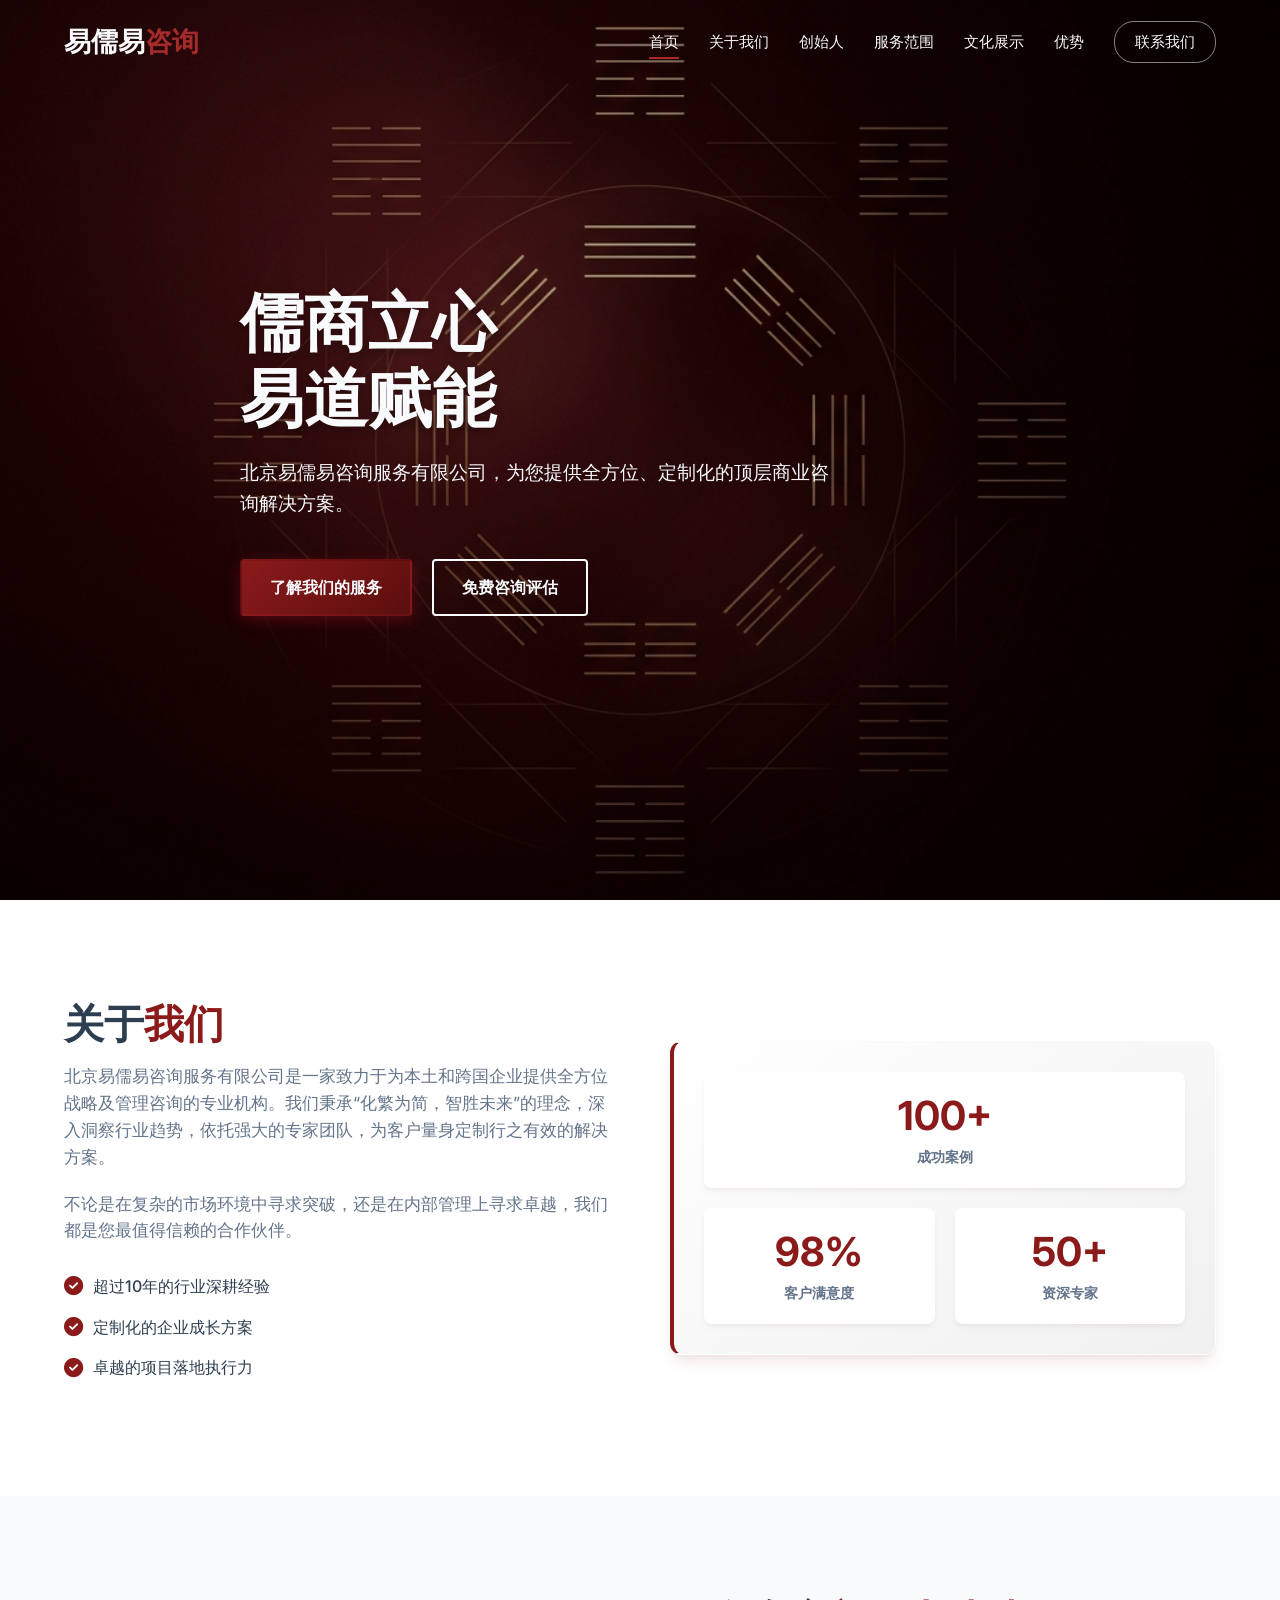
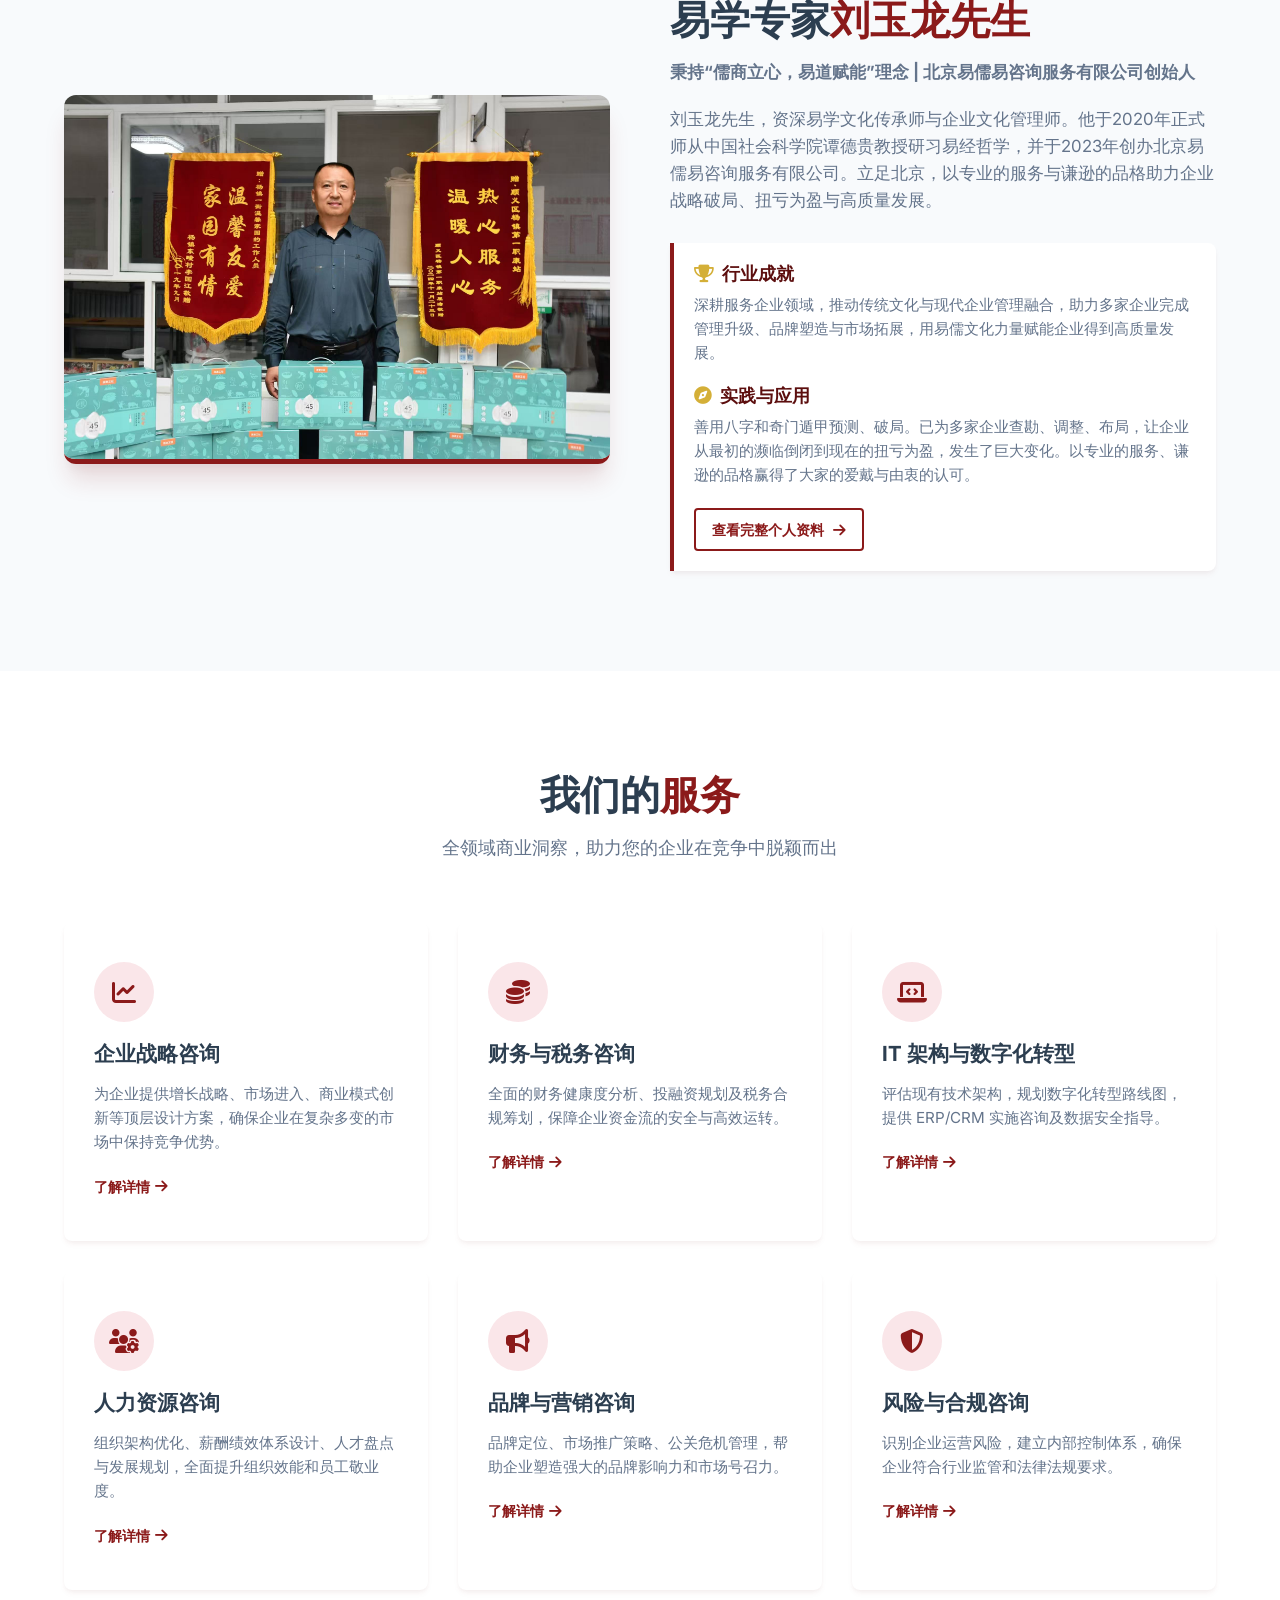
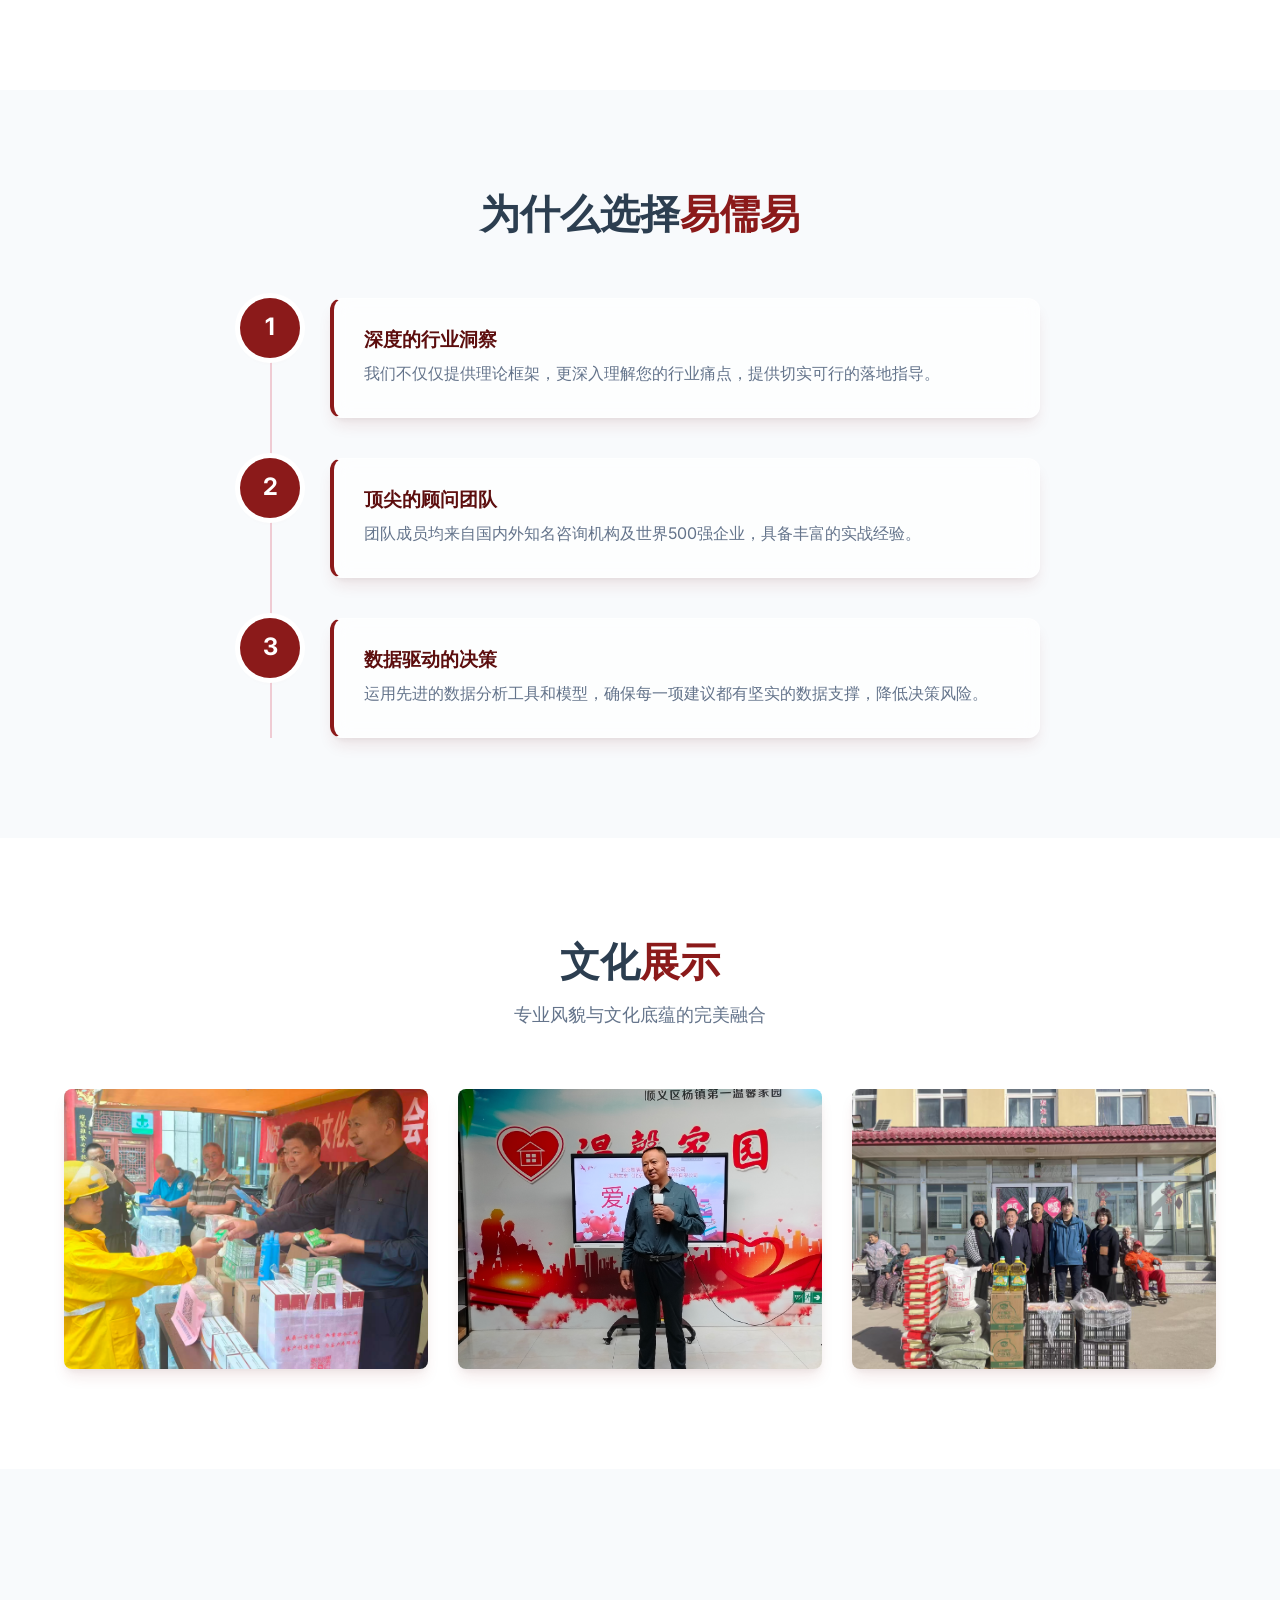
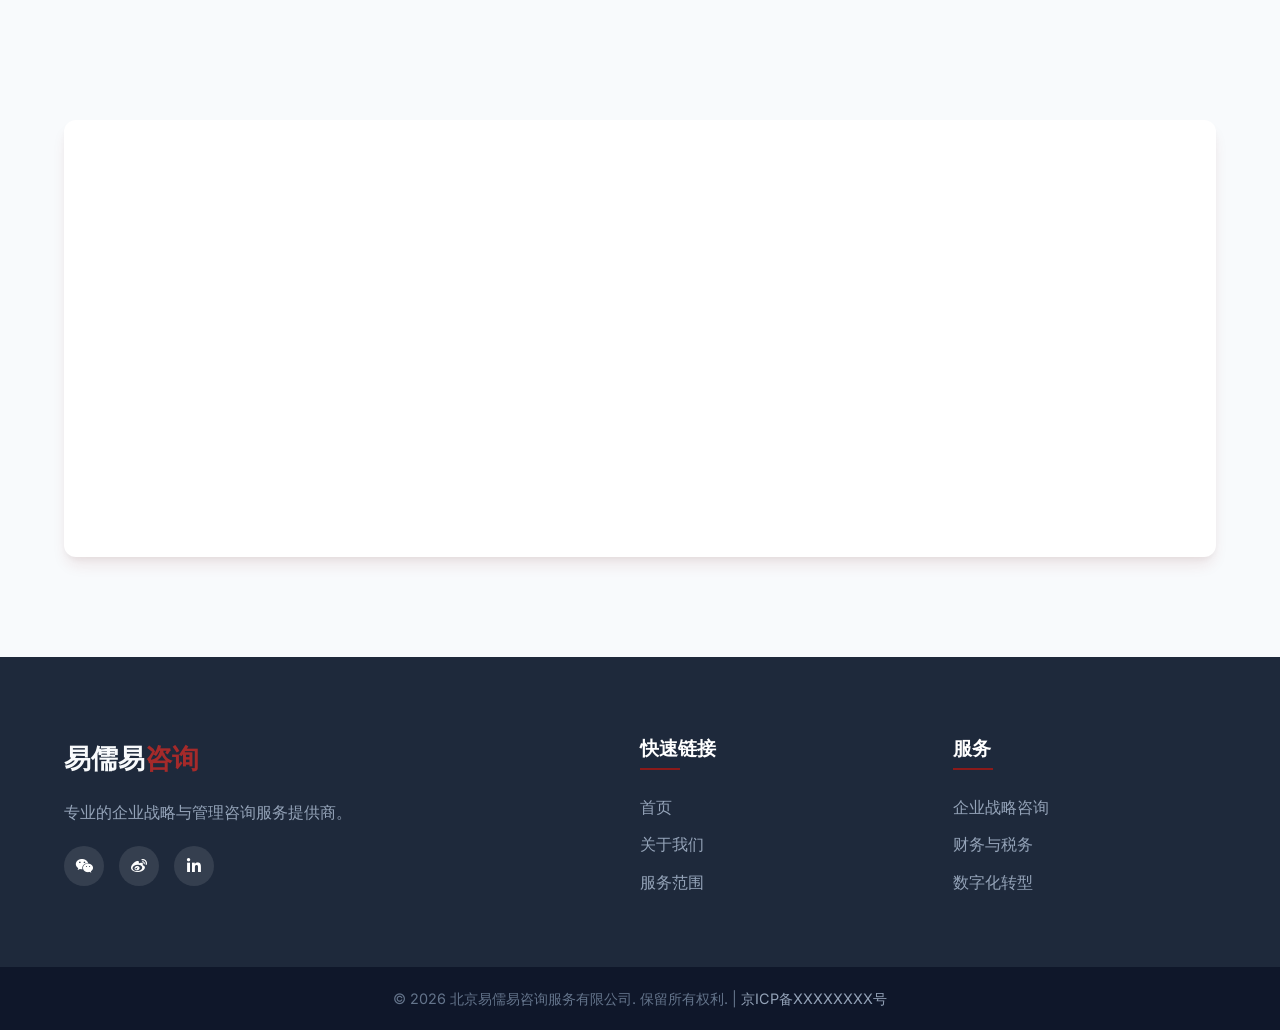
<file: index.html>
<!DOCTYPE html>
<html lang="zh-CN">

<head>
    <meta charset="UTF-8">
    <meta name="viewport" content="width=device-width, initial-scale=1.0">
    <meta http-equiv="X-UA-Compatible" content="ie=edge">
    <!-- SEO Meta Tags -->
    <title>北京易儒易咨询服务有限公司 - 易经风水与企业战略管理咨询专家</title>
    <meta name="keywords" content="北京易儒易咨询服务有限公司,易儒易咨询,易经企业咨询,风水大师刘玉龙,奇门遁甲预测,企业战略咨询,企业管理升级,八字破局,北京风水咨询">
    <meta name="description" content="北京易儒易咨询服务有限公司由易经大师刘玉龙创办，秉持“儒商立心，易道赋能”理念。善用八字与奇门遁甲为企业破局，提供企业战略规划、品牌塑造与管理升级咨询服务，助力企业高质量发展与扭亏为盈。">
    <meta name="author" content="北京易儒易咨询服务有限公司">
    <meta name="robots" content="index, follow">
    <!-- Canonical URL (帮助搜索引擎确认主网址) -->
    <link rel="canonical" href="https://www.yiruyiconsulting.com/">

    <!-- GEO Schema JSON-LD for Beijing Yiruyi Consulting (LocalBusiness & Founder Link) -->
    <script type="application/ld+json">
    {
      "@context": "https://schema.org",
      "@type": "LocalBusiness",
      "@id": "https://www.yiruyiconsulting.com/#organization",
      "name": "北京易儒易咨询服务有限公司",
      "alternateName": "易儒易咨询",
      "url": "https://www.yiruyiconsulting.com/",
      "logo": "https://www.yiruyiconsulting.com/images/logo.png",
      "image": "https://www.yiruyiconsulting.com/images/profile.jpg",
      "description": "北京易儒易咨询服务有限公司由易学专家刘玉龙先生创办，秉持“儒商立心，易道赋能”理念。将国学周易智慧、奇门遁甲预测、环境风水调理与现代企业战略规划、财务合规、人力资源咨询有机融合，为企业提供一站式管理咨询与顶层破局方案。",
      "telephone": "+86 13910572213",
      "address": {
        "@type": "PostalAddress",
        "streetAddress": "X011(石马路)",
        "addressLocality": "北京市顺义区",
        "addressCountry": "CN"
      },
      "geo": {
        "@type": "GeoCoordinates",
        "latitude": "40.130224",
        "longitude": "116.653813"
      },
      "openingHoursSpecification": {
        "@type": "OpeningHoursSpecification",
        "dayOfWeek": [
          "Monday",
          "Tuesday",
          "Wednesday",
          "Thursday",
          "Friday"
        ],
        "opens": "09:00",
        "closes": "18:00"
      },
      "founder": {
        "@type": "Person",
        "@id": "https://www.yiruyiconsulting.com/founder.html#person",
        "name": "刘玉龙",
        "alternateName": "刘玉龙先生",
        "jobTitle": "创始人、高级易学文化传承师",
        "url": "https://www.yiruyiconsulting.com/founder.html"
      },
      "employee": {
        "@type": "Person",
        "@id": "https://www.yiruyiconsulting.com/founder.html#person",
        "name": "刘玉龙"
      },
      "knowsAbout": [
        "企业战略咨询",
        "财务与税务咨询",
        "IT架构与数字化转型",
        "人力资源咨询",
        "品牌与营销咨询",
        "风水环境布局",
        "奇门遁甲预测",
        "易经周易智慧"
      ]
    }
    </script>
    
    <!-- 百度统计自动推送代码占位符 (部署时请替换为您自己的百度统计代码) -->
    <script>
    var _hmt = _hmt || [];
    (function() {
      var hm = document.createElement("script");
      hm.src = "https://hm.baidu.com/hm.js?YOUR_BAIDU_TONGJI_ID";
      var s = document.getElementsByTagName("script")[0]; 
      s.parentNode.insertBefore(hm, s);
    })();
    </script>
    <link rel="preconnect" href="https://fonts.googleapis.com">
    <link rel="preconnect" href="https://fonts.gstatic.com" crossorigin>
    <link href="https://fonts.googleapis.com/css2?family=Inter:wght@300;400;500;600;700&display=swap" rel="stylesheet">

    <!-- CSS -->
    <link rel="stylesheet" href="css/style.css">

    <!-- FontAwesome for Icons -->
    <link rel="stylesheet" href="https://cdnjs.cloudflare.com/ajax/libs/font-awesome/6.4.0/css/all.min.css">
</head>

<body>

    <!-- Header / Navbar -->
    <header id="navbar">
        <div class="container nav-container">
            <div class="logo">
                <a href="#home">
                    <span class="logo-text">易儒易<span class="logo-accent">咨询</span></span>
                </a>
            </div>
            <nav class="nav-links">
                <a href="#home" class="nav-link active">首页</a>
                <a href="#about" class="nav-link">关于我们</a>
                <a href="founder.html" class="nav-link">创始人</a>
                <a href="#services" class="nav-link">服务范围</a>
                <a href="#gallery" class="nav-link">文化展示</a>
                <a href="#why-us" class="nav-link">优势</a>
                <a href="#contact" class="nav-link btn-contact">联系我们</a>
            </nav>
            <div class="mobile-menu-btn">
                <i class="fas fa-bars"></i>
            </div>
        </div>
    </header>

    <!-- Hero Section -->
    <section id="home" class="hero">
        <div class="hero-overlay"></div>
        <div class="container hero-content">
            <h1 class="fade-up">儒商立心<br>易道赋能</h1>
            <p class="fade-up delay-1">北京易儒易咨询服务有限公司，为您提供全方位、定制化的顶层商业咨询解决方案。</p>
            <div class="hero-buttons fade-up delay-2">
                <a href="#services" class="btn btn-primary">了解我们的服务</a>
                <a href="#contact" class="btn btn-outline">免费咨询评估</a>
            </div>
        </div>
    </section>

    <!-- About Us -->
    <section id="about" class="section">
        <div class="container about-container">
            <div class="about-text scroll-reveal">
                <h2 class="section-title">关于<span class="text-accent">我们</span></h2>
                <p>北京易儒易咨询服务有限公司是一家致力于为本土和跨国企业提供全方位战略及管理咨询的专业机构。我们秉承“化繁为简，智胜未来”的理念，深入洞察行业趋势，依托强大的专家团队，为客户量身定制行之有效的解决方案。
                </p>
                <p>不论是在复杂的市场环境中寻求突破，还是在内部管理上寻求卓越，我们都是您最值得信赖的合作伙伴。</p>
                <ul class="about-features">
                    <li><i class="fas fa-check-circle"></i> 超过10年的行业深耕经验</li>
                    <li><i class="fas fa-check-circle"></i> 定制化的企业成长方案</li>
                    <li><i class="fas fa-check-circle"></i> 卓越的项目落地执行力</li>
                </ul>
            </div>
            <div class="about-image scroll-reveal right">
                <div class="glass-card image-card">
                    <div class="stats-box">
                        <h3>100+</h3>
                        <p>成功案例</p>
                    </div>
                    <div class="stats-box">
                        <h3>98%</h3>
                        <p>客户满意度</p>
                    </div>
                    <div class="stats-box">
                        <h3>50+</h3>
                        <p>资深专家</p>
                    </div>
                </div>
            </div>
        </div>
    </section>

    <!-- Founder Section -->
    <section id="founder" class="section bg-light">
        <div class="container about-container">
            <div class="about-image scroll-reveal">
                <img src="images/profile.jpg" alt="风水大师刘玉龙 - 北京易儒易咨询服务有限公司创始人"
                    style="width: 100%; border-radius: 12px; box-shadow: var(--shadow-lg); border-bottom: 5px solid var(--primary-red);">
            </div>
            <div class="about-text scroll-reveal right">
                <h2 class="section-title">易学专家<span class="text-accent">刘玉龙先生</span></h2>
                <p><strong>秉持“儒商立心，易道赋能”理念 | 北京易儒易咨询服务有限公司创始人</strong></p>
                <p>刘玉龙先生，资深易学文化传承师与企业文化管理师。他于2020年正式师从中国社会科学院谭德贵教授研习易经哲学，并于2023年创办北京易儒易咨询服务有限公司。立足北京，以专业的服务与谦逊的品格助力企业战略破局、扭亏为盈与高质量发展。</p>
                <div
                    style="margin-top: 30px; border-left: 4px solid var(--primary-red); padding-left: 20px; background: white; padding-top: 20px; padding-bottom: 20px; padding-right: 20px; border-radius: 0 8px 8px 0; box-shadow: var(--shadow-sm);">
                    <h4 style="color: var(--primary-red-dark); margin-bottom: 8px; font-size: 1.1rem;"><i
                            class="fas fa-trophy" style="color: var(--accent-gold); margin-right: 8px;"></i>行业成就</h4>
                    <p style="font-size: 0.95rem; margin-bottom: 20px; color: var(--text-muted);">
                        深耕服务企业领域，推动传统文化与现代企业管理融合，助力多家企业完成管理升级、品牌塑造与市场拓展，用易儒文化力量赋能企业得到高质量发展。</p>

                    <h4 style="color: var(--primary-red-dark); margin-bottom: 8px; font-size: 1.1rem;"><i
                            class="fas fa-compass" style="color: var(--accent-gold); margin-right: 8px;"></i>实践与应用</h4>
                    <p style="font-size: 0.95rem; color: var(--text-muted);">
                        善用八字和奇门遁甲预测、破局。已为多家企业查勘、调整、布局，让企业从最初的濒临倒闭到现在的扭亏为盈，发生了巨大变化。以专业的服务、谦逊的品格赢得了大家的爱戴与由衷的认可。</p>

                     <div style="margin-top: 20px;">
                        <a href="founder.html" class="btn btn-outline" style="border-color: var(--primary-red); color: var(--primary-red); padding: 8px 16px; font-size: 0.9rem;">查看完整个人资料 <i class="fas fa-arrow-right" style="margin-left: 5px;"></i></a>
                    </div>
                </div>
            </div>
        </div>
    </section>

    <!-- Services Section -->
    <section id="services" class="section">
        <div class="container">
            <div class="section-header scroll-reveal">
                <h2 class="section-title">我们的<span class="text-accent">服务</span></h2>
                <p class="section-subtitle">全领域商业洞察，助力您的企业在竞争中脱颖而出</p>
            </div>

            <div class="services-grid">
                <!-- Service 1 -->
                <div class="service-card scroll-reveal">
                    <div class="icon-wrapper">
                        <i class="fas fa-chart-line"></i>
                    </div>
                    <h3>企业战略咨询</h3>
                    <p>为企业提供增长战略、市场进入、商业模式创新等顶层设计方案，确保企业在复杂多变的市场中保持竞争优势。</p>
                    <a href="#" class="read-more">了解详情 <i class="fas fa-arrow-right"></i></a>
                </div>

                <!-- Service 2 -->
                <div class="service-card scroll-reveal delay-1">
                    <div class="icon-wrapper">
                        <i class="fas fa-coins"></i>
                    </div>
                    <h3>财务与税务咨询</h3>
                    <p>全面的财务健康度分析、投融资规划及税务合规筹划，保障企业资金流的安全与高效运转。</p>
                    <a href="#" class="read-more">了解详情 <i class="fas fa-arrow-right"></i></a>
                </div>

                <!-- Service 3 -->
                <div class="service-card scroll-reveal delay-2">
                    <div class="icon-wrapper">
                        <i class="fas fa-laptop-code"></i>
                    </div>
                    <h3>IT 架构与数字化转型</h3>
                    <p>评估现有技术架构，规划数字化转型路线图，提供 ERP/CRM 实施咨询及数据安全指导。</p>
                    <a href="#" class="read-more">了解详情 <i class="fas fa-arrow-right"></i></a>
                </div>

                <!-- Service 4 -->
                <div class="service-card scroll-reveal">
                    <div class="icon-wrapper">
                        <i class="fas fa-users-cog"></i>
                    </div>
                    <h3>人力资源咨询</h3>
                    <p>组织架构优化、薪酬绩效体系设计、人才盘点与发展规划，全面提升组织效能和员工敬业度。</p>
                    <a href="#" class="read-more">了解详情 <i class="fas fa-arrow-right"></i></a>
                </div>

                <!-- Service 5 -->
                <div class="service-card scroll-reveal delay-1">
                    <div class="icon-wrapper">
                        <i class="fas fa-bullhorn"></i>
                    </div>
                    <h3>品牌与营销咨询</h3>
                    <p>品牌定位、市场推广策略、公关危机管理，帮助企业塑造强大的品牌影响力和市场号召力。</p>
                    <a href="#" class="read-more">了解详情 <i class="fas fa-arrow-right"></i></a>
                </div>

                <!-- Service 6 -->
                <div class="service-card scroll-reveal delay-2">
                    <div class="icon-wrapper">
                        <i class="fas fa-shield-alt"></i>
                    </div>
                    <h3>风险与合规咨询</h3>
                    <p>识别企业运营风险，建立内部控制体系，确保企业符合行业监管和法律法规要求。</p>
                    <a href="#" class="read-more">了解详情 <i class="fas fa-arrow-right"></i></a>
                </div>
            </div>
        </div>
    </section>

    <!-- Why Us Section -->
    <section id="why-us" class="section bg-light">
        <div class="container">
            <div class="why-us-content">
                <div class="section-header scroll-reveal">
                    <h2 class="section-title">为什么选择<span class="text-accent">易儒易</span></h2>
                </div>
                <div class="timeline">
                    <div class="timeline-item scroll-reveal">
                        <div class="timeline-icon">1</div>
                        <div class="timeline-content glass-card">
                            <h3>深度的行业洞察</h3>
                            <p>我们不仅仅提供理论框架，更深入理解您的行业痛点，提供切实可行的落地指导。</p>
                        </div>
                    </div>
                    <div class="timeline-item scroll-reveal">
                        <div class="timeline-icon">2</div>
                        <div class="timeline-content glass-card">
                            <h3>顶尖的顾问团队</h3>
                            <p>团队成员均来自国内外知名咨询机构及世界500强企业，具备丰富的实战经验。</p>
                        </div>
                    </div>
                    <div class="timeline-item scroll-reveal">
                        <div class="timeline-icon">3</div>
                        <div class="timeline-content glass-card">
                            <h3>数据驱动的决策</h3>
                            <p>运用先进的数据分析工具和模型，确保每一项建议都有坚实的数据支撑，降低决策风险。</p>
                        </div>
                    </div>
                </div>
            </div>
        </div>
    </section>

    <!-- Gallery Section -->
    <section id="gallery" class="section">
        <div class="container">
            <div class="section-header scroll-reveal">
                <h2 class="section-title">文化<span class="text-accent">展示</span></h2>
                <p class="section-subtitle">专业风貌与文化底蕴的完美融合</p>
            </div>
            <div style="display: grid; grid-template-columns: repeat(auto-fit, minmax(300px, 1fr)); gap: 30px;">
                <div class="scroll-reveal" style="border-radius: 8px; overflow: hidden; box-shadow: var(--shadow-md);">
                    <img src="images/3.jpg" alt="易儒易企业战略咨询会议"
                        style="width: 100%; height: 280px; object-fit: cover; transition: var(--transition); display: block;"
                        onmouseover="this.style.transform='scale(1.05)'" onmouseout="this.style.transform='scale(1)'">
                </div>
                <div class="scroll-reveal delay-1"
                    style="border-radius: 8px; overflow: hidden; box-shadow: var(--shadow-md);">
                    <img src="images/4.jpg" alt="传统易经文化与现代企业管理结合"
                        style="width: 100%; height: 280px; object-fit: cover; transition: var(--transition); display: block;"
                        onmouseover="this.style.transform='scale(1.05)'" onmouseout="this.style.transform='scale(1)'">
                </div>
                <div class="scroll-reveal delay-2"
                    style="border-radius: 8px; overflow: hidden; box-shadow: var(--shadow-md);">
                    <img src="images/2.jpg" alt="奇门遁甲企业战略布局与破局"
                        style="width: 100%; height: 280px; object-fit: cover; transition: var(--transition); display: block;"
                        onmouseover="this.style.transform='scale(1.05)'" onmouseout="this.style.transform='scale(1)'">
                </div>
            </div>
        </div>
    </section>

    <!-- Contact Section -->
    <section id="contact" class="section bg-light">
        <div class="container">
            <div class="section-header scroll-reveal">
                <h2 class="section-title">联系<span class="text-accent">我们</span></h2>
                <p class="section-subtitle">开启您的企业跃升之旅</p>
            </div>

            <div class="contact-wrapper">
                <div class="contact-info scroll-reveal">
                    <div class="info-item">
                        <i class="fas fa-map-marker-alt"></i>
                        <div>
                            <h4>公司地址</h4>
                            <p>北京市顺义区X011(石马路)</p>
                        </div>
                    </div>
                    <div class="info-item">
                        <i class="fas fa-envelope"></i>
                        <div>
                            <h4>微信</h4>
                            <p>Aliuyulong131313</p>
                        </div>
                    </div>
                    <div class="info-item">
                        <i class="fas fa-phone-alt"></i>
                        <div>
                            <h4>联系电话</h4>
                            <p>+86 13910572213</p>
                        </div>
                    </div>
                    <div class="info-item">
                        <i class="fas fa-clock"></i>
                        <div>
                            <h4>工作时间</h4>
                            <p>周一至周五: 9:00 AM - 6:00 PM</p>
                        </div>
                    </div>
                </div>

                <form class="contact-form scroll-reveal right">
                    <div class="form-group">
                        <input type="text" placeholder="您的姓名" required>
                        <input type="email" placeholder="您的邮箱" required>
                    </div>
                    <input type="text" placeholder="公司名称" class="full-width">
                    <textarea rows="5" placeholder="请简述您的需求或面临的挑战..." required></textarea>
                    <button type="submit" class="btn btn-primary btn-block">发送信息</button>
                </form>
            </div>
        </div>
    </section>

    <!-- Footer -->
    <footer>
        <div class="container footer-container">
            <div class="footer-brand">
                <span class="logo-text">易儒易<span class="logo-accent">咨询</span></span>
                <p>专业的企业战略与管理咨询服务提供商。</p>
                <div class="social-links">
                    <a href="#"><i class="fab fa-weixin"></i></a>
                    <a href="#"><i class="fab fa-weibo"></i></a>
                    <a href="#"><i class="fab fa-linkedin-in"></i></a>
                </div>
            </div>
            <div class="footer-links">
                <h4>快速链接</h4>
                <ul>
                    <li><a href="#home">首页</a></li>
                    <li><a href="#about">关于我们</a></li>
                    <li><a href="#services">服务范围</a></li>
                </ul>
            </div>
            <div class="footer-links">
                <h4>服务</h4>
                <ul>
                    <li><a href="#">企业战略咨询</a></li>
                    <li><a href="#">财务与税务</a></li>
                    <li><a href="#">数字化转型</a></li>
                </ul>
            </div>
        </div>
        <div class="footer-bottom">
            <div class="container">
                <p>&copy; <span id="current-year"></span> 北京易儒易咨询服务有限公司. 保留所有权利. | <a href="#">京ICP备XXXXXXXX号</a></p>
            </div>
        </div>
    </footer>

    <!-- JavaScript -->
    <script src="js/main.js"></script>
</body>

</html>
</file>
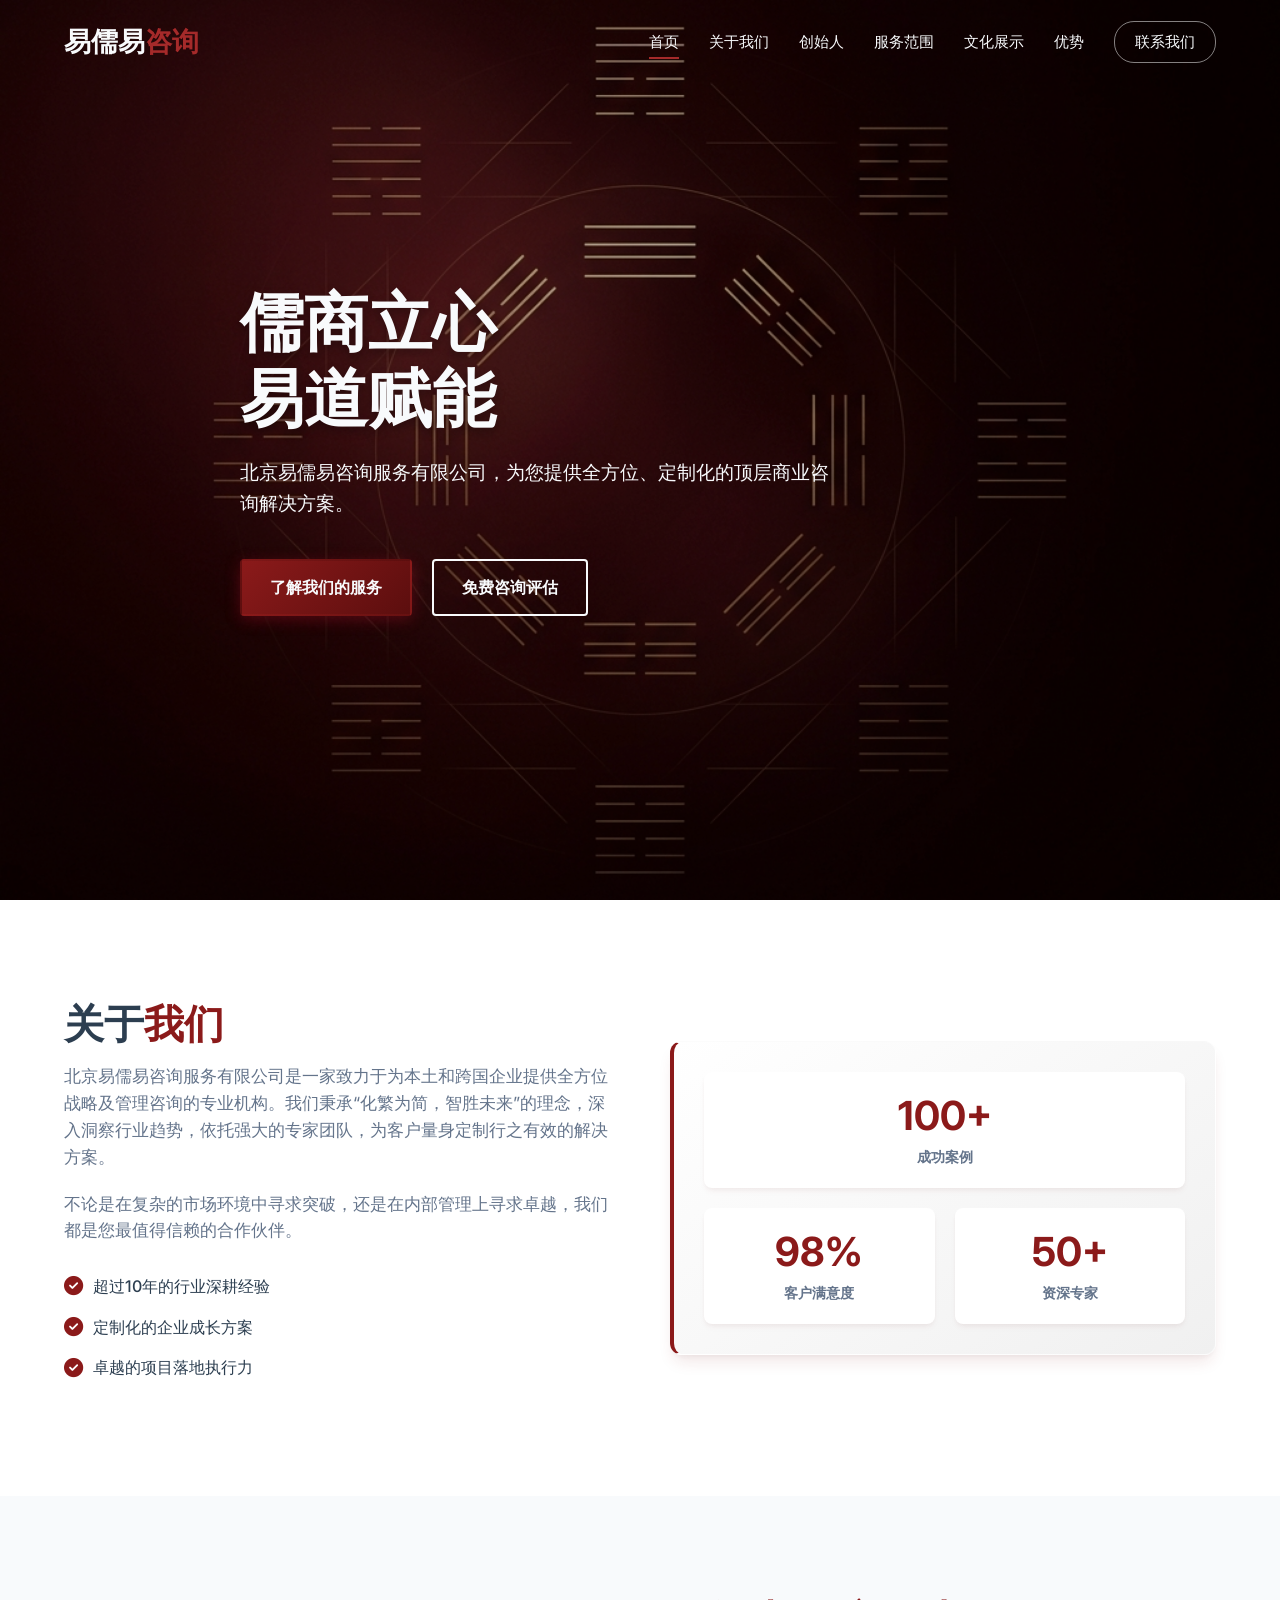
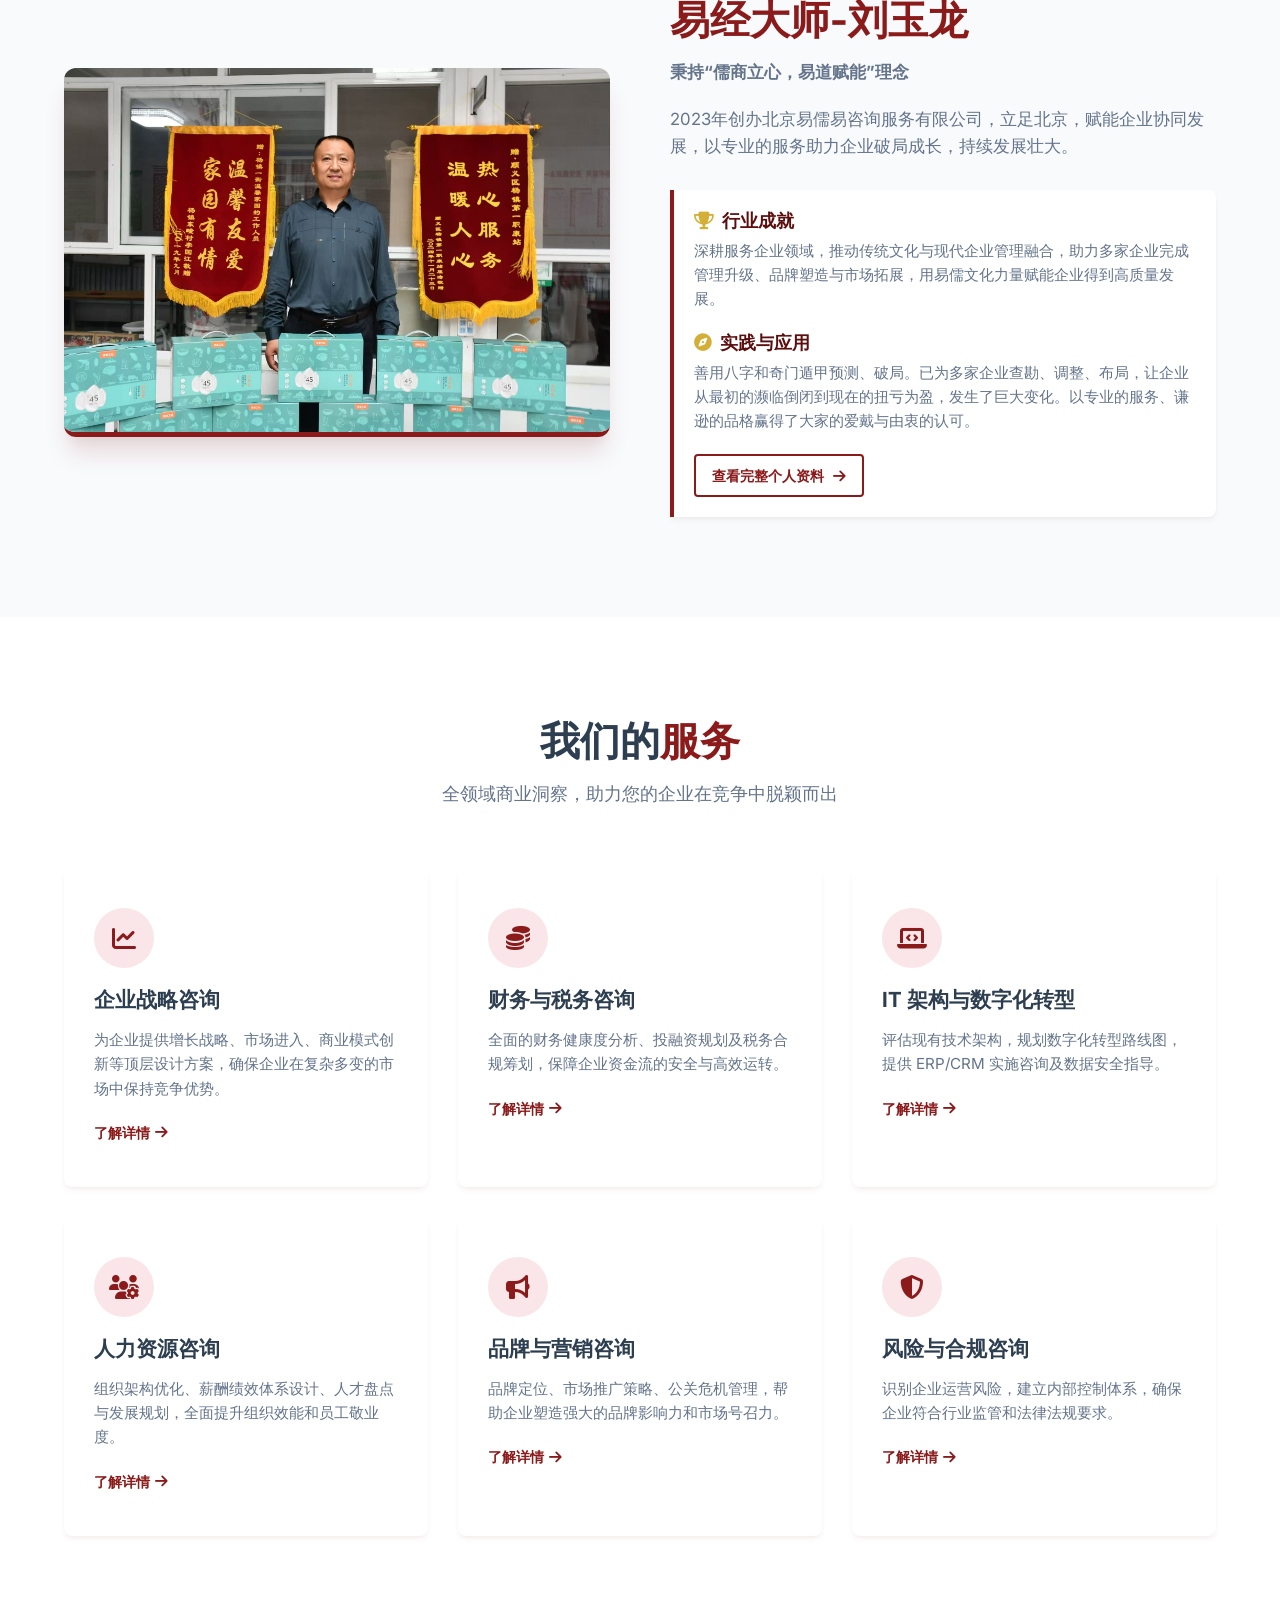
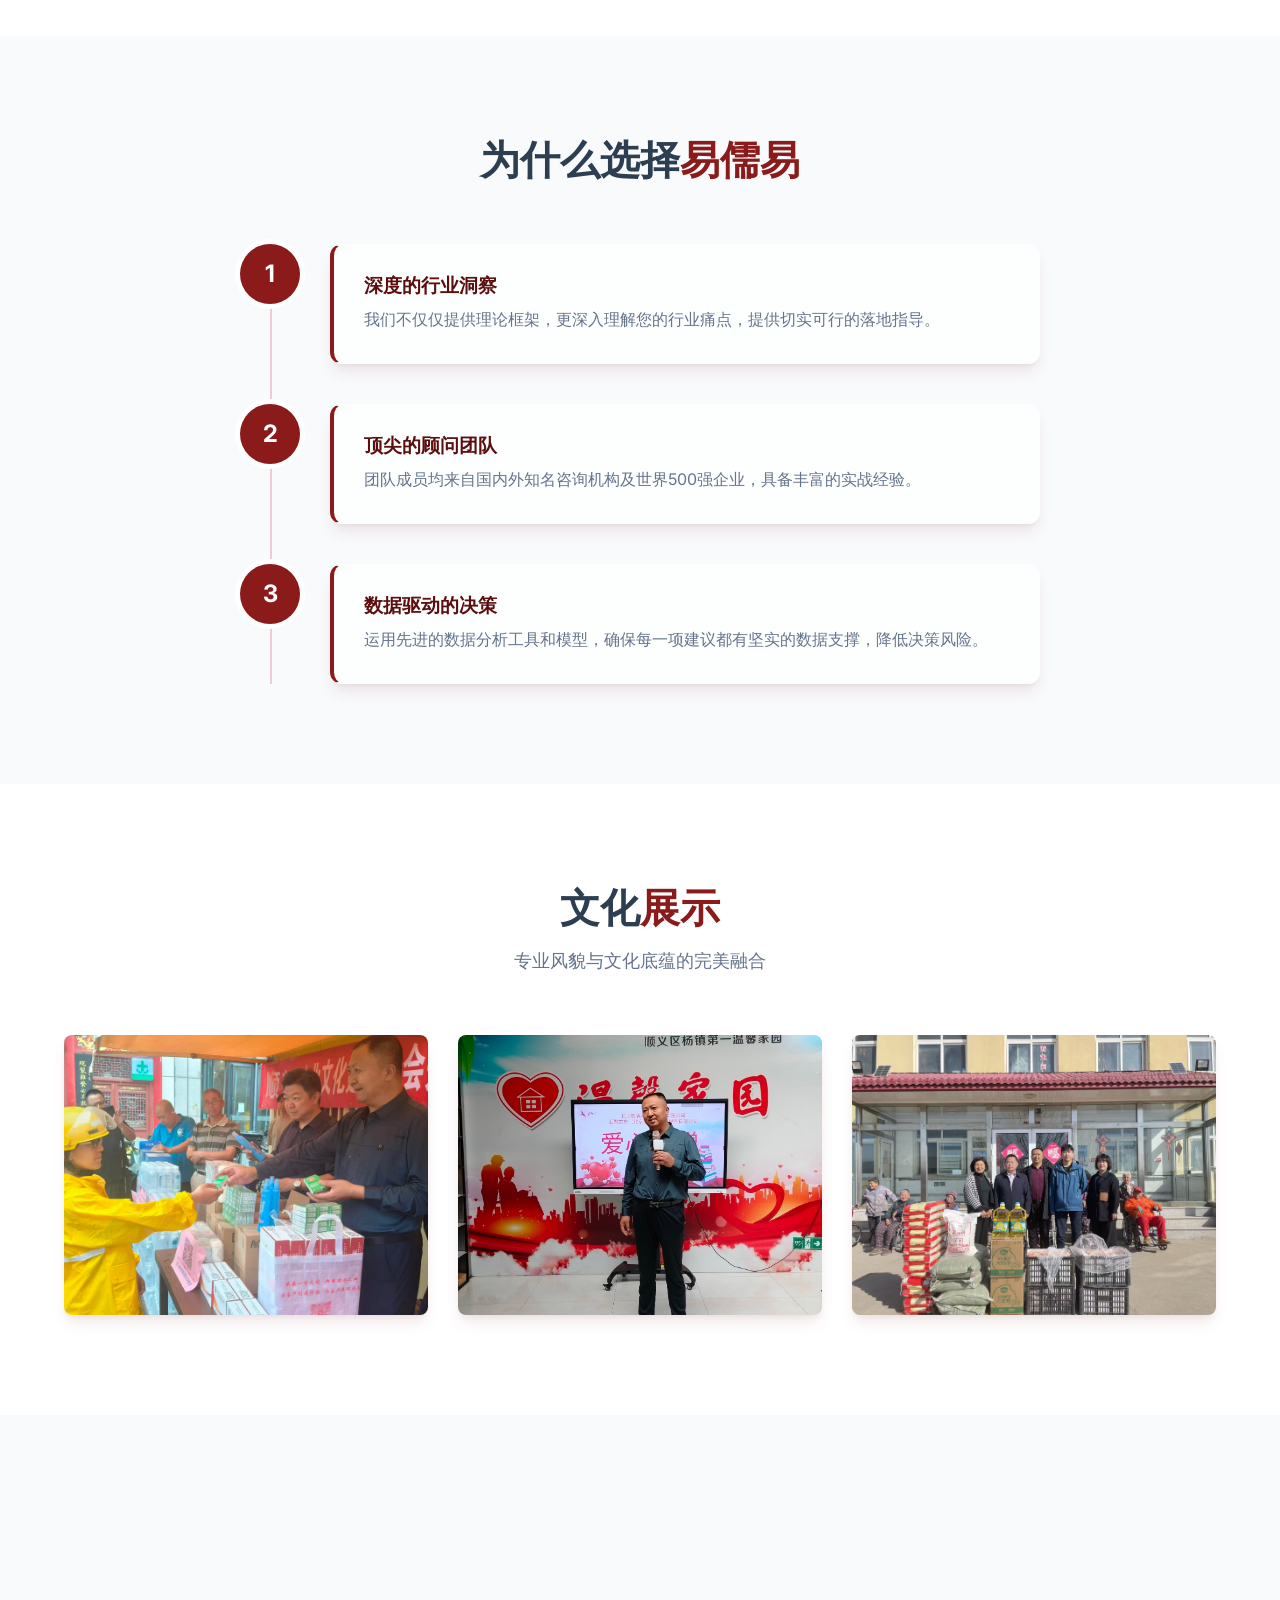
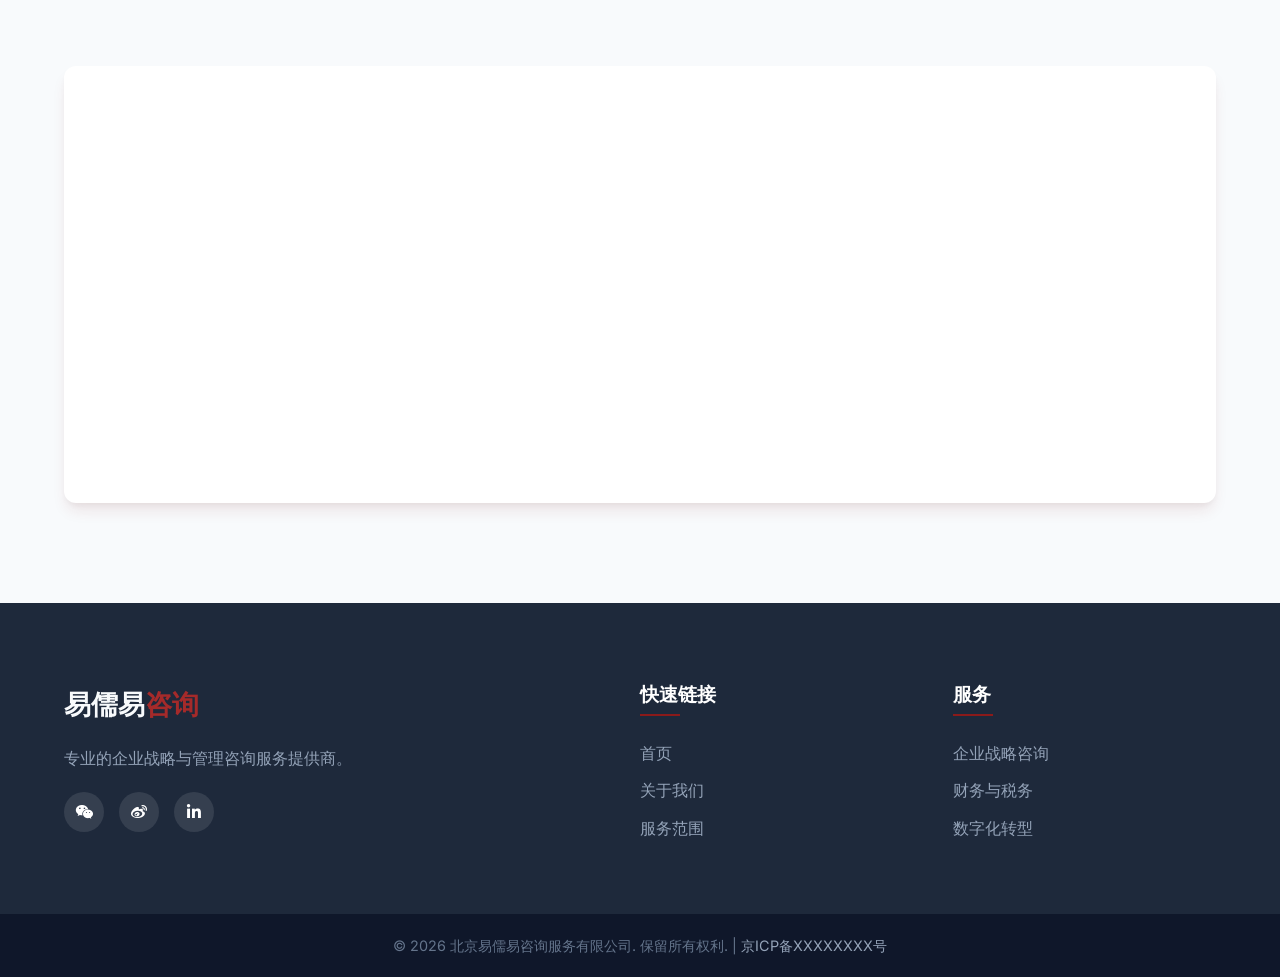
<file: images/index.html>
<!DOCTYPE html>
<html lang="zh-CN">

<head>
    <meta charset="UTF-8">
    <meta name="viewport" content="width=device-width, initial-scale=1.0">
    <meta http-equiv="X-UA-Compatible" content="ie=edge">
    <!-- SEO Meta Tags -->
    <title>北京易儒易咨询服务有限公司 - 易经风水与企业战略管理咨询专家</title>
    <meta name="keywords" content="北京易儒易咨询服务有限公司,易儒易咨询,易经企业咨询,风水大师刘玉龙,奇门遁甲预测,企业战略咨询,企业管理升级,八字破局,北京风水咨询">
    <meta name="description" content="北京易儒易咨询服务有限公司由易经大师刘玉龙创办，秉持“儒商立心，易道赋能”理念。善用八字与奇门遁甲为企业破局，提供企业战略规划、品牌塑造与管理升级咨询服务，助力企业高质量发展与扭亏为盈。">
    <meta name="author" content="北京易儒易咨询服务有限公司">
    <meta name="robots" content="index, follow">
    <!-- Canonical URL (帮助搜索引擎确认主网址) -->
    <link rel="canonical" href="https://www.yiruyiconsulting.com/">
    
    <!-- 百度统计自动推送代码占位符 (部署时请替换为您自己的百度统计代码) -->
    <script>
    var _hmt = _hmt || [];
    (function() {
      var hm = document.createElement("script");
      hm.src = "https://hm.baidu.com/hm.js?YOUR_BAIDU_TONGJI_ID";
      var s = document.getElementsByTagName("script")[0]; 
      s.parentNode.insertBefore(hm, s);
    })();
    </script>
    <link rel="preconnect" href="https://fonts.googleapis.com">
    <link rel="preconnect" href="https://fonts.gstatic.com" crossorigin>
    <link href="https://fonts.googleapis.com/css2?family=Inter:wght@300;400;500;600;700&display=swap" rel="stylesheet">

    <!-- CSS -->
    <link rel="stylesheet" href="css/style.css">

    <!-- FontAwesome for Icons -->
    <link rel="stylesheet" href="https://cdnjs.cloudflare.com/ajax/libs/font-awesome/6.4.0/css/all.min.css">
</head>

<body>

    <!-- Header / Navbar -->
    <header id="navbar">
        <div class="container nav-container">
            <div class="logo">
                <a href="#home">
                    <span class="logo-text">易儒易<span class="logo-accent">咨询</span></span>
                </a>
            </div>
            <nav class="nav-links">
                <a href="#home" class="nav-link active">首页</a>
                <a href="#about" class="nav-link">关于我们</a>
                <a href="founder.html" class="nav-link">创始人</a>
                <a href="#services" class="nav-link">服务范围</a>
                <a href="#gallery" class="nav-link">文化展示</a>
                <a href="#why-us" class="nav-link">优势</a>
                <a href="#contact" class="nav-link btn-contact">联系我们</a>
            </nav>
            <div class="mobile-menu-btn">
                <i class="fas fa-bars"></i>
            </div>
        </div>
    </header>

    <!-- Hero Section -->
    <section id="home" class="hero">
        <div class="hero-overlay"></div>
        <div class="container hero-content">
            <h1 class="fade-up">儒商立心<br>易道赋能</h1>
            <p class="fade-up delay-1">北京易儒易咨询服务有限公司，为您提供全方位、定制化的顶层商业咨询解决方案。</p>
            <div class="hero-buttons fade-up delay-2">
                <a href="#services" class="btn btn-primary">了解我们的服务</a>
                <a href="#contact" class="btn btn-outline">免费咨询评估</a>
            </div>
        </div>
    </section>

    <!-- About Us -->
    <section id="about" class="section">
        <div class="container about-container">
            <div class="about-text scroll-reveal">
                <h2 class="section-title">关于<span class="text-accent">我们</span></h2>
                <p>北京易儒易咨询服务有限公司是一家致力于为本土和跨国企业提供全方位战略及管理咨询的专业机构。我们秉承“化繁为简，智胜未来”的理念，深入洞察行业趋势，依托强大的专家团队，为客户量身定制行之有效的解决方案。
                </p>
                <p>不论是在复杂的市场环境中寻求突破，还是在内部管理上寻求卓越，我们都是您最值得信赖的合作伙伴。</p>
                <ul class="about-features">
                    <li><i class="fas fa-check-circle"></i> 超过10年的行业深耕经验</li>
                    <li><i class="fas fa-check-circle"></i> 定制化的企业成长方案</li>
                    <li><i class="fas fa-check-circle"></i> 卓越的项目落地执行力</li>
                </ul>
            </div>
            <div class="about-image scroll-reveal right">
                <div class="glass-card image-card">
                    <div class="stats-box">
                        <h3>100+</h3>
                        <p>成功案例</p>
                    </div>
                    <div class="stats-box">
                        <h3>98%</h3>
                        <p>客户满意度</p>
                    </div>
                    <div class="stats-box">
                        <h3>50+</h3>
                        <p>资深专家</p>
                    </div>
                </div>
            </div>
        </div>
    </section>

    <!-- Founder Section -->
    <section id="founder" class="section bg-light">
        <div class="container about-container">
            <div class="about-image scroll-reveal">
                <img src="images/profile.jpg" alt="风水大师刘玉龙 - 北京易儒易咨询服务有限公司创始人"
                    style="width: 100%; border-radius: 12px; box-shadow: var(--shadow-lg); border-bottom: 5px solid var(--primary-red);">
            </div>
            <div class="about-text scroll-reveal right">
                <h2 class="section-title"><span class="text-accent">易经大师-刘玉龙</span></h2>
                <p><strong>秉持“儒商立心，易道赋能”理念</strong></p>
                <p>2023年创办北京易儒易咨询服务有限公司，立足北京，赋能企业协同发展，以专业的服务助力企业破局成长，持续发展壮大。</p>
                <div
                    style="margin-top: 30px; border-left: 4px solid var(--primary-red); padding-left: 20px; background: white; padding-top: 20px; padding-bottom: 20px; padding-right: 20px; border-radius: 0 8px 8px 0; box-shadow: var(--shadow-sm);">
                    <h4 style="color: var(--primary-red-dark); margin-bottom: 8px; font-size: 1.1rem;"><i
                            class="fas fa-trophy" style="color: var(--accent-gold); margin-right: 8px;"></i>行业成就</h4>
                    <p style="font-size: 0.95rem; margin-bottom: 20px; color: var(--text-muted);">
                        深耕服务企业领域，推动传统文化与现代企业管理融合，助力多家企业完成管理升级、品牌塑造与市场拓展，用易儒文化力量赋能企业得到高质量发展。</p>

                    <h4 style="color: var(--primary-red-dark); margin-bottom: 8px; font-size: 1.1rem;"><i
                            class="fas fa-compass" style="color: var(--accent-gold); margin-right: 8px;"></i>实践与应用</h4>
                    <p style="font-size: 0.95rem; color: var(--text-muted);">
                        善用八字和奇门遁甲预测、破局。已为多家企业查勘、调整、布局，让企业从最初的濒临倒闭到现在的扭亏为盈，发生了巨大变化。以专业的服务、谦逊的品格赢得了大家的爱戴与由衷的认可。</p>
                        
                    <div style="margin-top: 20px;">
                        <a href="founder.html" class="btn btn-outline" style="border-color: var(--primary-red); color: var(--primary-red); padding: 8px 16px; font-size: 0.9rem;">查看完整个人资料 <i class="fas fa-arrow-right" style="margin-left: 5px;"></i></a>
                    </div>
                </div>
            </div>
        </div>
    </section>

    <!-- Services Section -->
    <section id="services" class="section">
        <div class="container">
            <div class="section-header scroll-reveal">
                <h2 class="section-title">我们的<span class="text-accent">服务</span></h2>
                <p class="section-subtitle">全领域商业洞察，助力您的企业在竞争中脱颖而出</p>
            </div>

            <div class="services-grid">
                <!-- Service 1 -->
                <div class="service-card scroll-reveal">
                    <div class="icon-wrapper">
                        <i class="fas fa-chart-line"></i>
                    </div>
                    <h3>企业战略咨询</h3>
                    <p>为企业提供增长战略、市场进入、商业模式创新等顶层设计方案，确保企业在复杂多变的市场中保持竞争优势。</p>
                    <a href="#" class="read-more">了解详情 <i class="fas fa-arrow-right"></i></a>
                </div>

                <!-- Service 2 -->
                <div class="service-card scroll-reveal delay-1">
                    <div class="icon-wrapper">
                        <i class="fas fa-coins"></i>
                    </div>
                    <h3>财务与税务咨询</h3>
                    <p>全面的财务健康度分析、投融资规划及税务合规筹划，保障企业资金流的安全与高效运转。</p>
                    <a href="#" class="read-more">了解详情 <i class="fas fa-arrow-right"></i></a>
                </div>

                <!-- Service 3 -->
                <div class="service-card scroll-reveal delay-2">
                    <div class="icon-wrapper">
                        <i class="fas fa-laptop-code"></i>
                    </div>
                    <h3>IT 架构与数字化转型</h3>
                    <p>评估现有技术架构，规划数字化转型路线图，提供 ERP/CRM 实施咨询及数据安全指导。</p>
                    <a href="#" class="read-more">了解详情 <i class="fas fa-arrow-right"></i></a>
                </div>

                <!-- Service 4 -->
                <div class="service-card scroll-reveal">
                    <div class="icon-wrapper">
                        <i class="fas fa-users-cog"></i>
                    </div>
                    <h3>人力资源咨询</h3>
                    <p>组织架构优化、薪酬绩效体系设计、人才盘点与发展规划，全面提升组织效能和员工敬业度。</p>
                    <a href="#" class="read-more">了解详情 <i class="fas fa-arrow-right"></i></a>
                </div>

                <!-- Service 5 -->
                <div class="service-card scroll-reveal delay-1">
                    <div class="icon-wrapper">
                        <i class="fas fa-bullhorn"></i>
                    </div>
                    <h3>品牌与营销咨询</h3>
                    <p>品牌定位、市场推广策略、公关危机管理，帮助企业塑造强大的品牌影响力和市场号召力。</p>
                    <a href="#" class="read-more">了解详情 <i class="fas fa-arrow-right"></i></a>
                </div>

                <!-- Service 6 -->
                <div class="service-card scroll-reveal delay-2">
                    <div class="icon-wrapper">
                        <i class="fas fa-shield-alt"></i>
                    </div>
                    <h3>风险与合规咨询</h3>
                    <p>识别企业运营风险，建立内部控制体系，确保企业符合行业监管和法律法规要求。</p>
                    <a href="#" class="read-more">了解详情 <i class="fas fa-arrow-right"></i></a>
                </div>
            </div>
        </div>
    </section>

    <!-- Why Us Section -->
    <section id="why-us" class="section bg-light">
        <div class="container">
            <div class="why-us-content">
                <div class="section-header scroll-reveal">
                    <h2 class="section-title">为什么选择<span class="text-accent">易儒易</span></h2>
                </div>
                <div class="timeline">
                    <div class="timeline-item scroll-reveal">
                        <div class="timeline-icon">1</div>
                        <div class="timeline-content glass-card">
                            <h3>深度的行业洞察</h3>
                            <p>我们不仅仅提供理论框架，更深入理解您的行业痛点，提供切实可行的落地指导。</p>
                        </div>
                    </div>
                    <div class="timeline-item scroll-reveal">
                        <div class="timeline-icon">2</div>
                        <div class="timeline-content glass-card">
                            <h3>顶尖的顾问团队</h3>
                            <p>团队成员均来自国内外知名咨询机构及世界500强企业，具备丰富的实战经验。</p>
                        </div>
                    </div>
                    <div class="timeline-item scroll-reveal">
                        <div class="timeline-icon">3</div>
                        <div class="timeline-content glass-card">
                            <h3>数据驱动的决策</h3>
                            <p>运用先进的数据分析工具和模型，确保每一项建议都有坚实的数据支撑，降低决策风险。</p>
                        </div>
                    </div>
                </div>
            </div>
        </div>
    </section>

    <!-- Gallery Section -->
    <section id="gallery" class="section">
        <div class="container">
            <div class="section-header scroll-reveal">
                <h2 class="section-title">文化<span class="text-accent">展示</span></h2>
                <p class="section-subtitle">专业风貌与文化底蕴的完美融合</p>
            </div>
            <div style="display: grid; grid-template-columns: repeat(auto-fit, minmax(300px, 1fr)); gap: 30px;">
                <div class="scroll-reveal" style="border-radius: 8px; overflow: hidden; box-shadow: var(--shadow-md);">
                    <img src="images/3.jpg" alt="易儒易企业战略咨询会议"
                        style="width: 100%; height: 280px; object-fit: cover; transition: var(--transition); display: block;"
                        onmouseover="this.style.transform='scale(1.05)'" onmouseout="this.style.transform='scale(1)'">
                </div>
                <div class="scroll-reveal delay-1"
                    style="border-radius: 8px; overflow: hidden; box-shadow: var(--shadow-md);">
                    <img src="images/4.jpg" alt="传统易经文化与现代企业管理结合"
                        style="width: 100%; height: 280px; object-fit: cover; transition: var(--transition); display: block;"
                        onmouseover="this.style.transform='scale(1.05)'" onmouseout="this.style.transform='scale(1)'">
                </div>
                <div class="scroll-reveal delay-2"
                    style="border-radius: 8px; overflow: hidden; box-shadow: var(--shadow-md);">
                    <img src="images/2.jpg" alt="奇门遁甲企业战略布局与破局"
                        style="width: 100%; height: 280px; object-fit: cover; transition: var(--transition); display: block;"
                        onmouseover="this.style.transform='scale(1.05)'" onmouseout="this.style.transform='scale(1)'">
                </div>
            </div>
        </div>
    </section>

    <!-- Contact Section -->
    <section id="contact" class="section bg-light">
        <div class="container">
            <div class="section-header scroll-reveal">
                <h2 class="section-title">联系<span class="text-accent">我们</span></h2>
                <p class="section-subtitle">开启您的企业跃升之旅</p>
            </div>

            <div class="contact-wrapper">
                <div class="contact-info scroll-reveal">
                    <div class="info-item">
                        <i class="fas fa-map-marker-alt"></i>
                        <div>
                            <h4>公司地址</h4>
                            <p>北京市顺义区X011(石马路)</p>
                        </div>
                    </div>
                    <div class="info-item">
                        <i class="fas fa-envelope"></i>
                        <div>
                            <h4>微信</h4>
                            <p>Aliuyulong131313</p>
                        </div>
                    </div>
                    <div class="info-item">
                        <i class="fas fa-phone-alt"></i>
                        <div>
                            <h4>联系电话</h4>
                            <p>+86 13910572213</p>
                        </div>
                    </div>
                    <div class="info-item">
                        <i class="fas fa-clock"></i>
                        <div>
                            <h4>工作时间</h4>
                            <p>周一至周五: 9:00 AM - 6:00 PM</p>
                        </div>
                    </div>
                </div>

                <form class="contact-form scroll-reveal right">
                    <div class="form-group">
                        <input type="text" placeholder="您的姓名" required>
                        <input type="email" placeholder="您的邮箱" required>
                    </div>
                    <input type="text" placeholder="公司名称" class="full-width">
                    <textarea rows="5" placeholder="请简述您的需求或面临的挑战..." required></textarea>
                    <button type="submit" class="btn btn-primary btn-block">发送信息</button>
                </form>
            </div>
        </div>
    </section>

    <!-- Footer -->
    <footer>
        <div class="container footer-container">
            <div class="footer-brand">
                <span class="logo-text">易儒易<span class="logo-accent">咨询</span></span>
                <p>专业的企业战略与管理咨询服务提供商。</p>
                <div class="social-links">
                    <a href="#"><i class="fab fa-weixin"></i></a>
                    <a href="#"><i class="fab fa-weibo"></i></a>
                    <a href="#"><i class="fab fa-linkedin-in"></i></a>
                </div>
            </div>
            <div class="footer-links">
                <h4>快速链接</h4>
                <ul>
                    <li><a href="#home">首页</a></li>
                    <li><a href="#about">关于我们</a></li>
                    <li><a href="#services">服务范围</a></li>
                </ul>
            </div>
            <div class="footer-links">
                <h4>服务</h4>
                <ul>
                    <li><a href="#">企业战略咨询</a></li>
                    <li><a href="#">财务与税务</a></li>
                    <li><a href="#">数字化转型</a></li>
                </ul>
            </div>
        </div>
        <div class="footer-bottom">
            <div class="container">
                <p>&copy; <span id="current-year"></span> 北京易儒易咨询服务有限公司. 保留所有权利. | <a href="#">京ICP备XXXXXXXX号</a></p>
            </div>
        </div>
    </footer>

    <!-- JavaScript -->
    <script src="js/main.js"></script>
</body>

</html>
</file>
<file: css/style.css>
/* 
 * -------------------------------------------------------------
 * Beijing Yiruyi Consulting Services Co., Ltd. - Main Stylesheet
 * Theme: Ruby Red & Premium Professional (Red dominant)
 * -------------------------------------------------------------
 */

:root {
    /* Color Palette - Red Theme */
    --primary-red: #8B1A1A; /* Requested Red */
    --primary-red-light: #A52A2A;
    --primary-red-dark: #5C0E0E;
    
    --accent-gold: #D4AF37; /* Gold accent for premium feel */
    --accent-gold-light: #F3E5AB;

    --text-main: #2C3E50;
    --text-muted: #64748B;
    --text-light: #F8FAFC;
    
    --bg-main: #FFFFFF;
    --bg-light: #F8FAFC;
    --bg-dark: #1E293B;

    /* Shadows & Effects */
    --shadow-sm: 0 4px 6px -1px rgba(139, 26, 26, 0.05), 0 2px 4px -1px rgba(0, 0, 0, 0.03);
    --shadow-md: 0 10px 15px -3px rgba(139, 26, 26, 0.1), 0 4px 6px -2px rgba(0, 0, 0, 0.05);
    --shadow-lg: 0 20px 25px -5px rgba(139, 26, 26, 0.15), 0 10px 10px -5px rgba(0, 0, 0, 0.04);
    --shadow-glow: 0 0 20px rgba(139, 26, 26, 0.4);

    --transition: all 0.3s cubic-bezier(0.4, 0, 0.2, 1);
    
    /* Typography */
    --font-main: 'Inter', -apple-system, BlinkMacSystemFont, "Segoe UI", Roboto, Helvetica, Arial, sans-serif;
}

/* Base Styles */
* {
    margin: 0;
    padding: 0;
    box-sizing: border-box;
}

html {
    scroll-behavior: smooth;
}

body {
    font-family: var(--font-main);
    color: var(--text-main);
    background-color: var(--bg-main);
    line-height: 1.6;
    overflow-x: hidden;
}

a {
    text-decoration: none;
    color: inherit;
    transition: var(--transition);
}

ul {
    list-style: none;
}

.container {
    width: 90%;
    max-width: 1200px;
    margin: 0 auto;
}

.section {
    padding: 100px 0;
}

.bg-light {
    background-color: var(--bg-light);
}

.text-accent {
    color: var(--primary-red);
}

.section-header {
    text-align: center;
    margin-bottom: 60px;
}

.section-title {
    font-size: 2.5rem;
    font-weight: 700;
    margin-bottom: 15px;
    color: var(--text-main);
}

.section-subtitle {
    font-size: 1.1rem;
    color: var(--text-muted);
    max-width: 600px;
    margin: 0 auto;
}

/* Typography Enhancements */
h1, h2, h3, h4, h5, h6 {
    line-height: 1.2;
}

/* Buttons */
.btn {
    display: inline-block;
    padding: 14px 28px;
    border-radius: 4px;
    font-weight: 600;
    font-size: 1rem;
    cursor: pointer;
    text-align: center;
    border: 2px solid transparent;
}

.btn-primary {
    background: linear-gradient(135deg, var(--primary-red) 0%, var(--primary-red-dark) 100%);
    color: var(--text-light);
    box-shadow: 0 4px 15px rgba(200, 16, 46, 0.3);
}

.btn-primary:hover {
    box-shadow: var(--shadow-glow);
    transform: translateY(-2px);
    color: white;
}

.btn-outline {
    background: transparent;
    border-color: var(--text-light);
    color: var(--text-light);
}

.btn-outline:hover {
    background-color: var(--text-light);
    color: var(--primary-red-dark);
}

.btn-block {
    display: block;
    width: 100%;
}

/* Navbar */
header {
    position: fixed;
    top: 0;
    left: 0;
    width: 100%;
    z-index: 1000;
    transition: var(--transition);
    padding: 20px 0;
    background: transparent;
}

header.scrolled {
    background: rgba(255, 255, 255, 0.95);
    backdrop-filter: blur(10px);
    -webkit-backdrop-filter: blur(10px);
    padding: 15px 0;
    box-shadow: var(--shadow-sm);
}

.nav-container {
    display: flex;
    justify-content: space-between;
    align-items: center;
}

.logo-text {
    font-size: 1.7rem;
    font-weight: 700;
    color: var(--text-light);
    transition: var(--transition);
}

.logo-accent {
    color: var(--primary-red-light);
}

header.scrolled .logo-text {
    color: var(--primary-red-dark);
}

header.scrolled .logo-accent {
    color: var(--primary-red);
}

.nav-links {
    display: flex;
    gap: 30px;
    align-items: center;
}

.nav-link {
    font-weight: 500;
    color: var(--text-light);
    font-size: 0.95rem;
    position: relative;
}

.nav-link::after {
    content: '';
    position: absolute;
    width: 0;
    height: 2px;
    bottom: -5px;
    left: 0;
    background-color: var(--primary-red-light);
    transition: var(--transition);
}

.nav-link:hover::after, .nav-link.active::after {
    width: 100%;
}

header.scrolled .nav-link {
    color: var(--text-main);
}
header.scrolled .nav-link::after {
    background-color: var(--primary-red);
}
header.scrolled .nav-link:hover {
    color: var(--primary-red);
}

.btn-contact {
    border: 1px solid rgba(255, 255, 255, 0.5);
    padding: 8px 20px;
    border-radius: 20px;
}
.btn-contact::after {
    display: none;
}
.btn-contact:hover {
    background: var(--primary-red);
    border-color: var(--primary-red);
    color: white !important;
}
header.scrolled .btn-contact {
    border-color: var(--primary-red);
    color: var(--primary-red);
}

.mobile-menu-btn {
    display: none;
    font-size: 1.5rem;
    color: var(--text-light);
    cursor: pointer;
}
header.scrolled .mobile-menu-btn {
    color: var(--primary-red-dark);
}

/* Hero Section */
.hero {
    height: 100vh;
    min-height: 600px;
    position: relative;
    display: flex;
    align-items: center;
    background-image: url('../assets/hero_bg.png');
    background-size: cover;
    background-position: center;
    background-attachment: fixed;
    color: var(--text-light);
}

.hero-overlay {
    position: absolute;
    top: 0;
    left: 0;
    width: 100%;
    height: 100%;
    background: rgba(0, 0, 0, 0.3);
    z-index: 1;
}

.hero-content {
    position: relative;
    z-index: 2;
    max-width: 800px;
}

.hero h1 {
    font-size: 4rem;
    font-weight: 700;
    margin-bottom: 20px;
    text-shadow: 0 4px 10px rgba(0,0,0,0.3);
}

.hero p {
    font-size: 1.2rem;
    margin-bottom: 40px;
    opacity: 0.9;
    max-width: 600px;
}

.hero-buttons {
    display: flex;
    gap: 20px;
}

/* About Section */
.about-container {
    display: flex;
    align-items: center;
    gap: 60px;
}

.about-text {
    flex: 1;
}

.about-text p {
    margin-bottom: 20px;
    color: var(--text-muted);
    font-size: 1.05rem;
}

.about-features {
    margin-top: 30px;
}

.about-features li {
    margin-bottom: 15px;
    display: flex;
    align-items: center;
    gap: 10px;
    font-weight: 500;
    color: var(--text-main);
}

.about-features i {
    color: var(--primary-red);
    font-size: 1.2rem;
}

.about-image {
    flex: 1;
    position: relative;
}

.glass-card {
    background: rgba(255, 255, 255, 0.7);
    backdrop-filter: blur(10px);
    -webkit-backdrop-filter: blur(10px);
    border: 1px solid rgba(255, 255, 255, 0.5);
    border-radius: 12px;
    box-shadow: var(--shadow-md);
    padding: 30px;
}

.image-card {
    display: grid;
    grid-template-columns: 1fr 1fr;
    gap: 20px;
    background: linear-gradient(145deg, #ffffff, #f0f0f0);
    border-left: 4px solid var(--primary-red);
}

.stats-box {
    text-align: center;
    padding: 20px;
    background: white;
    border-radius: 8px;
    box-shadow: var(--shadow-sm);
    transition: var(--transition);
}
.stats-box:hover {
    transform: translateY(-5px);
    box-shadow: var(--shadow-md);
}

.stats-box h3 {
    font-size: 2.5rem;
    color: var(--primary-red);
    margin-bottom: 5px;
}
.stats-box p {
    color: var(--text-muted);
    font-size: 0.9rem;
    font-weight: 600;
}
.stats-box:first-child {
    grid-column: 1 / -1;
}

/* Services Section */
.services-grid {
    display: grid;
    grid-template-columns: repeat(auto-fit, minmax(300px, 1fr));
    gap: 30px;
}

.service-card {
    background: white;
    padding: 40px 30px;
    border-radius: 8px;
    box-shadow: var(--shadow-sm);
    transition: var(--transition);
    position: relative;
    overflow: hidden;
    border-bottom: 3px solid transparent;
}

.service-card::before {
    content: '';
    position: absolute;
    top: 0;
    left: 0;
    width: 100%;
    height: 4px;
    background: var(--primary-red);
    transform: scaleX(0);
    transform-origin: left;
    transition: transform 0.4s ease;
}

.service-card:hover {
    transform: translateY(-10px);
    box-shadow: var(--shadow-lg);
    border-bottom-color: var(--primary-red);
}

.service-card:hover::before {
    transform: scaleX(1);
}

.icon-wrapper {
    width: 60px;
    height: 60px;
    background: rgba(200, 16, 46, 0.1);
    color: var(--primary-red);
    border-radius: 50%;
    display: flex;
    align-items: center;
    justify-content: center;
    font-size: 1.5rem;
    margin-bottom: 20px;
    transition: var(--transition);
}

.service-card:hover .icon-wrapper {
    background: var(--primary-red);
    color: white;
}

.service-card h3 {
    font-size: 1.3rem;
    margin-bottom: 15px;
    color: var(--text-main);
}

.service-card p {
    color: var(--text-muted);
    margin-bottom: 20px;
    font-size: 0.95rem;
}

.read-more {
    color: var(--primary-red);
    font-weight: 600;
    font-size: 0.9rem;
    display: flex;
    align-items: center;
    gap: 5px;
}

.read-more i {
    transition: var(--transition);
}

.read-more:hover i {
    transform: translateX(5px);
}

/* Why Us Timeline */
.why-us-content {
    max-width: 800px;
    margin: 0 auto;
}

.timeline {
    position: relative;
}

.timeline::before {
    content: '';
    position: absolute;
    left: 30px;
    top: 0;
    height: 100%;
    width: 2px;
    background: rgba(200, 16, 46, 0.2);
}

.timeline-item {
    display: flex;
    margin-bottom: 40px;
    position: relative;
}

.timeline-item:last-child {
    margin-bottom: 0;
}

.timeline-icon {
    width: 60px;
    height: 60px;
    background: var(--primary-red);
    color: white;
    border-radius: 50%;
    display: flex;
    align-items: center;
    justify-content: center;
    font-size: 1.5rem;
    font-weight: 700;
    flex-shrink: 0;
    z-index: 2;
    box-shadow: 0 0 0 5px white, var(--shadow-sm);
}

.timeline-content {
    margin-left: 30px;
    padding: 30px;
    width: 100%;
    border-left: 4px solid var(--primary-red);
}

.timeline-content h3 {
    color: var(--primary-red-dark);
    margin-bottom: 10px;
}
.timeline-content p {
    color: var(--text-muted);
}

/* Contact Section */
.contact-wrapper {
    display: flex;
    gap: 60px;
    background: white;
    border-radius: 12px;
    box-shadow: var(--shadow-md);
    overflow: hidden;
}

.contact-info {
    flex: 1;
    background: linear-gradient(135deg, var(--primary-red) 0%, var(--primary-red-dark) 100%);
    color: white;
    padding: 50px;
}

.info-item {
    display: flex;
    gap: 20px;
    margin-bottom: 40px;
}
.info-item:last-child {
    margin-bottom: 0;
}

.info-item i {
    font-size: 1.5rem;
    color: var(--accent-gold);
    margin-top: 5px;
}

.info-item h4 {
    font-size: 1.1rem;
    margin-bottom: 5px;
    color: var(--accent-gold-light);
}

.info-item p {
    opacity: 0.9;
}

.contact-form {
    flex: 1.5;
    padding: 50px;
}

.form-group {
    display: grid;
    grid-template-columns: 1fr 1fr;
    gap: 20px;
    margin-bottom: 20px;
}

input, textarea {
    width: 100%;
    padding: 15px;
    border: 1px solid #E2E8F0;
    border-radius: 6px;
    font-family: var(--font-main);
    font-size: 1rem;
    transition: var(--transition);
    background: var(--bg-light);
}
.full-width {
    margin-bottom: 20px;
}

input:focus, textarea:focus {
    outline: none;
    border-color: var(--primary-red);
    background: white;
    box-shadow: 0 0 0 3px rgba(200, 16, 46, 0.1);
}

/* Footer */
footer {
    background: var(--bg-dark);
    color: var(--text-light);
    padding-top: 80px;
}

.footer-container {
    display: grid;
    grid-template-columns: 2fr 1fr 1fr;
    gap: 50px;
    margin-bottom: 60px;
}

.footer-brand p {
    margin-top: 20px;
    margin-bottom: 20px;
    color: #94A3B8;
    max-width: 300px;
}

.social-links {
    display: flex;
    gap: 15px;
}

.social-links a {
    width: 40px;
    height: 40px;
    background: rgba(255,255,255,0.1);
    display: flex;
    align-items: center;
    justify-content: center;
    border-radius: 50%;
    color: white;
}
.social-links a:hover {
    background: var(--primary-red);
    transform: translateY(-3px);
}

.footer-links h4 {
    font-size: 1.2rem;
    margin-bottom: 25px;
    color: white;
    position: relative;
    padding-bottom: 10px;
}
.footer-links h4::after {
    content: '';
    position: absolute;
    bottom: 0;
    left: 0;
    width: 40px;
    height: 2px;
    background: var(--primary-red);
}

.footer-links ul li {
    margin-bottom: 12px;
}
.footer-links ul a {
    color: #94A3B8;
}
.footer-links ul a:hover {
    color: var(--primary-red-light);
    padding-left: 5px;
}

.footer-bottom {
    background: #0F172A;
    padding: 20px 0;
    text-align: center;
    color: #64748B;
    font-size: 0.9rem;
}
.footer-bottom a {
    color: #94A3B8;
}
.footer-bottom a:hover {
    color: white;
}


/* Animations */
.fade-up {
    opacity: 0;
    transform: translateY(30px);
    transition: opacity 0.8s ease, transform 0.8s ease;
}

.fade-up.visible {
    opacity: 1;
    transform: translateY(0);
}

.delay-1 { transition-delay: 0.2s; }
.delay-2 { transition-delay: 0.4s; }

.scroll-reveal {
    opacity: 0;
    transform: translateY(50px);
    transition: opacity 0.8s cubic-bezier(0.5, 0, 0, 1), transform 0.8s cubic-bezier(0.5, 0, 0, 1);
}

.scroll-reveal.visible {
    opacity: 1;
    transform: translateY(0);
}

.scroll-reveal.right {
    transform: translateX(50px);
}
.scroll-reveal.right.visible {
    transform: translateX(0);
}

/* Responsive Design */
@media (max-width: 992px) {
    .hero h1 { font-size: 3rem; }
    .about-container { flex-direction: column; }
    .contact-wrapper { flex-direction: column; gap: 0; }
    .footer-container { grid-template-columns: 1fr 1fr; }
}

@media (max-width: 768px) {
    .hero h1 { font-size: 2.5rem; }
    .nav-links {
        position: fixed;
        top: 70px;
        left: -100%;
        width: 100%;
        height: calc(100vh - 70px);
        background: white;
        flex-direction: column;
        justify-content: center;
        transition: var(--transition);
    }
    .nav-links.active {
        left: 0;
    }
    .nav-link { color: var(--text-main); font-size: 1.2rem; }
    .mobile-menu-btn { display: block; }
    header.scrolled { padding: 20px 0; }
    .footer-container { grid-template-columns: 1fr; }
    .form-group { grid-template-columns: 1fr; }
}

/* ==========================================================================
   Certificate Card Grid & Layout
   ========================================================================== */
.cert-grid {
    display: grid;
    grid-template-columns: repeat(3, 1fr);
    gap: 30px;
    margin-top: 20px;
}

@media (max-width: 991px) {
    .cert-grid {
        grid-template-columns: repeat(2, 1fr);
    }
}

@media (max-width: 576px) {
    .cert-grid {
        grid-template-columns: 1fr;
    }
}

/* Center the 7th item when it stands alone in the grid */
@media (min-width: 992px) {
    .cert-grid > :last-child:nth-child(3n - 2) {
        grid-column: 2;
    }
}

@media (min-width: 577px) and (max-width: 991px) {
    .cert-grid > :last-child:nth-child(2n - 1) {
        grid-column: 1 / span 2;
        max-width: calc(50% - 15px);
        margin: 0 auto;
        width: 100%;
    }
}

.cert-card {
    background: #ffffff;
    border-radius: 12px;
    padding: 16px;
    box-shadow: var(--shadow-md);
    transition: var(--transition);
    display: flex;
    flex-direction: column;
    align-items: center;
    border: 1px solid rgba(139, 26, 26, 0.05);
    cursor: pointer;
}

.cert-card:hover {
    transform: translateY(-8px);
    box-shadow: var(--shadow-lg);
    border-color: rgba(139, 26, 26, 0.15);
}

.cert-img-wrapper {
    width: 100%;
    height: 250px;
    background: #f8fafc;
    border-radius: 8px;
    display: flex;
    align-items: center;
    justify-content: center;
    overflow: hidden;
    position: relative;
    border: 1px solid rgba(0, 0, 0, 0.03);
}

.cert-img-wrapper img {
    max-width: 100%;
    max-height: 100%;
    object-fit: contain;
    padding: 12px;
    transition: transform 0.5s cubic-bezier(0.4, 0, 0.2, 1);
}

.cert-card:hover .cert-img-wrapper img {
    transform: scale(1.06);
}

.cert-title {
    margin-top: 15px;
    font-size: 1rem;
    font-weight: 600;
    color: var(--text-main);
    text-align: center;
    transition: var(--transition);
}

.cert-card:hover .cert-title {
    color: var(--primary-red);
}

/* ==========================================================================
   Premium Lightbox Modal
   ========================================================================== */
.lightbox {
    position: fixed;
    top: 0;
    left: 0;
    width: 100%;
    height: 100%;
    background-color: rgba(15, 23, 42, 0.85); /* Slate-900 with alpha */
    backdrop-filter: blur(12px);
    -webkit-backdrop-filter: blur(12px);
    z-index: 2000;
    display: flex;
    flex-direction: column;
    justify-content: center;
    align-items: center;
    opacity: 0;
    pointer-events: none;
    transition: opacity 0.3s cubic-bezier(0.4, 0, 0.2, 1);
}

.lightbox.active {
    opacity: 1;
    pointer-events: auto;
}

/* Lightbox Toolbar */
.lightbox-toolbar {
    position: absolute;
    top: 20px;
    right: 20px;
    display: flex;
    gap: 15px;
    z-index: 2010;
}

.lightbox-btn {
    background: rgba(255, 255, 255, 0.1);
    border: 1px solid rgba(255, 255, 255, 0.1);
    color: #ffffff;
    width: 44px;
    height: 44px;
    border-radius: 50%;
    display: flex;
    align-items: center;
    justify-content: center;
    cursor: pointer;
    font-size: 1.1rem;
    transition: var(--transition);
}

.lightbox-btn:hover {
    background: var(--primary-red);
    border-color: var(--primary-red);
    transform: scale(1.05);
}

/* Lightbox Content Container */
.lightbox-content {
    position: relative;
    width: 90%;
    height: 75%;
    display: flex;
    align-items: center;
    justify-content: center;
    overflow: hidden;
    user-select: none;
}

.lightbox-img-container {
    position: relative;
    max-width: 100%;
    max-height: 100%;
    display: flex;
    align-items: center;
    justify-content: center;
    cursor: grab;
    transition: transform 0.15s ease-out; /* Smooth dragging */
}

.lightbox-img-container.dragging {
    cursor: grabbing;
}

.lightbox-image {
    max-width: 90vw;
    max-height: 70vh;
    object-fit: contain;
    border-radius: 4px;
    box-shadow: 0 25px 50px -12px rgba(0, 0, 0, 0.5);
    transition: transform 0.2s cubic-bezier(0.1, 0.8, 0.2, 1); /* Smooth scaling */
    pointer-events: none; /* Let container handle events */
}

/* Lightbox Navigation */
.lightbox-nav {
    position: absolute;
    top: 50%;
    transform: translateY(-50%);
    background: rgba(255, 255, 255, 0.08);
    border: 1px solid rgba(255, 255, 255, 0.08);
    color: #ffffff;
    width: 50px;
    height: 60px;
    border-radius: 6px;
    display: flex;
    align-items: center;
    justify-content: center;
    cursor: pointer;
    font-size: 1.5rem;
    transition: var(--transition);
    z-index: 2010;
}

.lightbox-nav:hover {
    background: var(--primary-red);
    border-color: var(--primary-red);
}

.lightbox-prev {
    left: 30px;
}

.lightbox-next {
    right: 30px;
}

/* Lightbox Caption */
.lightbox-caption {
    position: absolute;
    bottom: 30px;
    color: #ffffff;
    font-size: 1.1rem;
    font-weight: 500;
    text-align: center;
    background: rgba(15, 23, 42, 0.6);
    padding: 8px 24px;
    border-radius: 30px;
    border: 1px solid rgba(255, 255, 255, 0.1);
    z-index: 2010;
}

/* Zoom Level Indicator */
.zoom-indicator {
    position: absolute;
    bottom: 80px;
    background: rgba(0, 0, 0, 0.7);
    color: #fff;
    padding: 4px 12px;
    border-radius: 12px;
    font-size: 0.85rem;
    pointer-events: none;
    opacity: 0;
    transition: opacity 0.2s ease;
    z-index: 2010;
}

.zoom-indicator.show {
    opacity: 1;
}

/* Responsive adjustments for Lightbox */
@media (max-width: 768px) {
    .lightbox-nav {
        width: 40px;
        height: 50px;
        font-size: 1.2rem;
    }
    .lightbox-prev { left: 10px; }
    .lightbox-next { right: 10px; }
    .lightbox-toolbar { top: 15px; right: 15px; }
}
</file>
<file: images/css/style.css>
/* 
 * -------------------------------------------------------------
 * Beijing Yiruyi Consulting Services Co., Ltd. - Main Stylesheet
 * Theme: Ruby Red & Premium Professional (Red dominant)
 * -------------------------------------------------------------
 */

:root {
    /* Color Palette - Red Theme */
    --primary-red: #8B1A1A; /* Requested Red */
    --primary-red-light: #A52A2A;
    --primary-red-dark: #5C0E0E;
    
    --accent-gold: #D4AF37; /* Gold accent for premium feel */
    --accent-gold-light: #F3E5AB;

    --text-main: #2C3E50;
    --text-muted: #64748B;
    --text-light: #F8FAFC;
    
    --bg-main: #FFFFFF;
    --bg-light: #F8FAFC;
    --bg-dark: #1E293B;

    /* Shadows & Effects */
    --shadow-sm: 0 4px 6px -1px rgba(139, 26, 26, 0.05), 0 2px 4px -1px rgba(0, 0, 0, 0.03);
    --shadow-md: 0 10px 15px -3px rgba(139, 26, 26, 0.1), 0 4px 6px -2px rgba(0, 0, 0, 0.05);
    --shadow-lg: 0 20px 25px -5px rgba(139, 26, 26, 0.15), 0 10px 10px -5px rgba(0, 0, 0, 0.04);
    --shadow-glow: 0 0 20px rgba(139, 26, 26, 0.4);

    --transition: all 0.3s cubic-bezier(0.4, 0, 0.2, 1);
    
    /* Typography */
    --font-main: 'Inter', -apple-system, BlinkMacSystemFont, "Segoe UI", Roboto, Helvetica, Arial, sans-serif;
}

/* Base Styles */
* {
    margin: 0;
    padding: 0;
    box-sizing: border-box;
}

html {
    scroll-behavior: smooth;
}

body {
    font-family: var(--font-main);
    color: var(--text-main);
    background-color: var(--bg-main);
    line-height: 1.6;
    overflow-x: hidden;
}

a {
    text-decoration: none;
    color: inherit;
    transition: var(--transition);
}

ul {
    list-style: none;
}

.container {
    width: 90%;
    max-width: 1200px;
    margin: 0 auto;
}

.section {
    padding: 100px 0;
}

.bg-light {
    background-color: var(--bg-light);
}

.text-accent {
    color: var(--primary-red);
}

.section-header {
    text-align: center;
    margin-bottom: 60px;
}

.section-title {
    font-size: 2.5rem;
    font-weight: 700;
    margin-bottom: 15px;
    color: var(--text-main);
}

.section-subtitle {
    font-size: 1.1rem;
    color: var(--text-muted);
    max-width: 600px;
    margin: 0 auto;
}

/* Typography Enhancements */
h1, h2, h3, h4, h5, h6 {
    line-height: 1.2;
}

/* Buttons */
.btn {
    display: inline-block;
    padding: 14px 28px;
    border-radius: 4px;
    font-weight: 600;
    font-size: 1rem;
    cursor: pointer;
    text-align: center;
    border: 2px solid transparent;
}

.btn-primary {
    background: linear-gradient(135deg, var(--primary-red) 0%, var(--primary-red-dark) 100%);
    color: var(--text-light);
    box-shadow: 0 4px 15px rgba(200, 16, 46, 0.3);
}

.btn-primary:hover {
    box-shadow: var(--shadow-glow);
    transform: translateY(-2px);
    color: white;
}

.btn-outline {
    background: transparent;
    border-color: var(--text-light);
    color: var(--text-light);
}

.btn-outline:hover {
    background-color: var(--text-light);
    color: var(--primary-red-dark);
}

.btn-block {
    display: block;
    width: 100%;
}

/* Navbar */
header {
    position: fixed;
    top: 0;
    left: 0;
    width: 100%;
    z-index: 1000;
    transition: var(--transition);
    padding: 20px 0;
    background: transparent;
}

header.scrolled {
    background: rgba(255, 255, 255, 0.95);
    backdrop-filter: blur(10px);
    -webkit-backdrop-filter: blur(10px);
    padding: 15px 0;
    box-shadow: var(--shadow-sm);
}

.nav-container {
    display: flex;
    justify-content: space-between;
    align-items: center;
}

.logo-text {
    font-size: 1.7rem;
    font-weight: 700;
    color: var(--text-light);
    transition: var(--transition);
}

.logo-accent {
    color: var(--primary-red-light);
}

header.scrolled .logo-text {
    color: var(--primary-red-dark);
}

header.scrolled .logo-accent {
    color: var(--primary-red);
}

.nav-links {
    display: flex;
    gap: 30px;
    align-items: center;
}

.nav-link {
    font-weight: 500;
    color: var(--text-light);
    font-size: 0.95rem;
    position: relative;
}

.nav-link::after {
    content: '';
    position: absolute;
    width: 0;
    height: 2px;
    bottom: -5px;
    left: 0;
    background-color: var(--primary-red-light);
    transition: var(--transition);
}

.nav-link:hover::after, .nav-link.active::after {
    width: 100%;
}

header.scrolled .nav-link {
    color: var(--text-main);
}
header.scrolled .nav-link::after {
    background-color: var(--primary-red);
}
header.scrolled .nav-link:hover {
    color: var(--primary-red);
}

.btn-contact {
    border: 1px solid rgba(255, 255, 255, 0.5);
    padding: 8px 20px;
    border-radius: 20px;
}
.btn-contact::after {
    display: none;
}
.btn-contact:hover {
    background: var(--primary-red);
    border-color: var(--primary-red);
    color: white !important;
}
header.scrolled .btn-contact {
    border-color: var(--primary-red);
    color: var(--primary-red);
}

.mobile-menu-btn {
    display: none;
    font-size: 1.5rem;
    color: var(--text-light);
    cursor: pointer;
}
header.scrolled .mobile-menu-btn {
    color: var(--primary-red-dark);
}

/* Hero Section */
.hero {
    height: 100vh;
    min-height: 600px;
    position: relative;
    display: flex;
    align-items: center;
    background-image: url('../assets/hero_bg.png');
    background-size: cover;
    background-position: center;
    background-attachment: fixed;
    color: var(--text-light);
}

.hero-overlay {
    position: absolute;
    top: 0;
    left: 0;
    width: 100%;
    height: 100%;
    background: rgba(0, 0, 0, 0.3);
    z-index: 1;
}

.hero-content {
    position: relative;
    z-index: 2;
    max-width: 800px;
}

.hero h1 {
    font-size: 4rem;
    font-weight: 700;
    margin-bottom: 20px;
    text-shadow: 0 4px 10px rgba(0,0,0,0.3);
}

.hero p {
    font-size: 1.2rem;
    margin-bottom: 40px;
    opacity: 0.9;
    max-width: 600px;
}

.hero-buttons {
    display: flex;
    gap: 20px;
}

/* About Section */
.about-container {
    display: flex;
    align-items: center;
    gap: 60px;
}

.about-text {
    flex: 1;
}

.about-text p {
    margin-bottom: 20px;
    color: var(--text-muted);
    font-size: 1.05rem;
}

.about-features {
    margin-top: 30px;
}

.about-features li {
    margin-bottom: 15px;
    display: flex;
    align-items: center;
    gap: 10px;
    font-weight: 500;
    color: var(--text-main);
}

.about-features i {
    color: var(--primary-red);
    font-size: 1.2rem;
}

.about-image {
    flex: 1;
    position: relative;
}

.glass-card {
    background: rgba(255, 255, 255, 0.7);
    backdrop-filter: blur(10px);
    -webkit-backdrop-filter: blur(10px);
    border: 1px solid rgba(255, 255, 255, 0.5);
    border-radius: 12px;
    box-shadow: var(--shadow-md);
    padding: 30px;
}

.image-card {
    display: grid;
    grid-template-columns: 1fr 1fr;
    gap: 20px;
    background: linear-gradient(145deg, #ffffff, #f0f0f0);
    border-left: 4px solid var(--primary-red);
}

.stats-box {
    text-align: center;
    padding: 20px;
    background: white;
    border-radius: 8px;
    box-shadow: var(--shadow-sm);
    transition: var(--transition);
}
.stats-box:hover {
    transform: translateY(-5px);
    box-shadow: var(--shadow-md);
}

.stats-box h3 {
    font-size: 2.5rem;
    color: var(--primary-red);
    margin-bottom: 5px;
}
.stats-box p {
    color: var(--text-muted);
    font-size: 0.9rem;
    font-weight: 600;
}
.stats-box:first-child {
    grid-column: 1 / -1;
}

/* Services Section */
.services-grid {
    display: grid;
    grid-template-columns: repeat(auto-fit, minmax(300px, 1fr));
    gap: 30px;
}

.service-card {
    background: white;
    padding: 40px 30px;
    border-radius: 8px;
    box-shadow: var(--shadow-sm);
    transition: var(--transition);
    position: relative;
    overflow: hidden;
    border-bottom: 3px solid transparent;
}

.service-card::before {
    content: '';
    position: absolute;
    top: 0;
    left: 0;
    width: 100%;
    height: 4px;
    background: var(--primary-red);
    transform: scaleX(0);
    transform-origin: left;
    transition: transform 0.4s ease;
}

.service-card:hover {
    transform: translateY(-10px);
    box-shadow: var(--shadow-lg);
    border-bottom-color: var(--primary-red);
}

.service-card:hover::before {
    transform: scaleX(1);
}

.icon-wrapper {
    width: 60px;
    height: 60px;
    background: rgba(200, 16, 46, 0.1);
    color: var(--primary-red);
    border-radius: 50%;
    display: flex;
    align-items: center;
    justify-content: center;
    font-size: 1.5rem;
    margin-bottom: 20px;
    transition: var(--transition);
}

.service-card:hover .icon-wrapper {
    background: var(--primary-red);
    color: white;
}

.service-card h3 {
    font-size: 1.3rem;
    margin-bottom: 15px;
    color: var(--text-main);
}

.service-card p {
    color: var(--text-muted);
    margin-bottom: 20px;
    font-size: 0.95rem;
}

.read-more {
    color: var(--primary-red);
    font-weight: 600;
    font-size: 0.9rem;
    display: flex;
    align-items: center;
    gap: 5px;
}

.read-more i {
    transition: var(--transition);
}

.read-more:hover i {
    transform: translateX(5px);
}

/* Why Us Timeline */
.why-us-content {
    max-width: 800px;
    margin: 0 auto;
}

.timeline {
    position: relative;
}

.timeline::before {
    content: '';
    position: absolute;
    left: 30px;
    top: 0;
    height: 100%;
    width: 2px;
    background: rgba(200, 16, 46, 0.2);
}

.timeline-item {
    display: flex;
    margin-bottom: 40px;
    position: relative;
}

.timeline-item:last-child {
    margin-bottom: 0;
}

.timeline-icon {
    width: 60px;
    height: 60px;
    background: var(--primary-red);
    color: white;
    border-radius: 50%;
    display: flex;
    align-items: center;
    justify-content: center;
    font-size: 1.5rem;
    font-weight: 700;
    flex-shrink: 0;
    z-index: 2;
    box-shadow: 0 0 0 5px white, var(--shadow-sm);
}

.timeline-content {
    margin-left: 30px;
    padding: 30px;
    width: 100%;
    border-left: 4px solid var(--primary-red);
}

.timeline-content h3 {
    color: var(--primary-red-dark);
    margin-bottom: 10px;
}
.timeline-content p {
    color: var(--text-muted);
}

/* Contact Section */
.contact-wrapper {
    display: flex;
    gap: 60px;
    background: white;
    border-radius: 12px;
    box-shadow: var(--shadow-md);
    overflow: hidden;
}

.contact-info {
    flex: 1;
    background: linear-gradient(135deg, var(--primary-red) 0%, var(--primary-red-dark) 100%);
    color: white;
    padding: 50px;
}

.info-item {
    display: flex;
    gap: 20px;
    margin-bottom: 40px;
}
.info-item:last-child {
    margin-bottom: 0;
}

.info-item i {
    font-size: 1.5rem;
    color: var(--accent-gold);
    margin-top: 5px;
}

.info-item h4 {
    font-size: 1.1rem;
    margin-bottom: 5px;
    color: var(--accent-gold-light);
}

.info-item p {
    opacity: 0.9;
}

.contact-form {
    flex: 1.5;
    padding: 50px;
}

.form-group {
    display: grid;
    grid-template-columns: 1fr 1fr;
    gap: 20px;
    margin-bottom: 20px;
}

input, textarea {
    width: 100%;
    padding: 15px;
    border: 1px solid #E2E8F0;
    border-radius: 6px;
    font-family: var(--font-main);
    font-size: 1rem;
    transition: var(--transition);
    background: var(--bg-light);
}
.full-width {
    margin-bottom: 20px;
}

input:focus, textarea:focus {
    outline: none;
    border-color: var(--primary-red);
    background: white;
    box-shadow: 0 0 0 3px rgba(200, 16, 46, 0.1);
}

/* Footer */
footer {
    background: var(--bg-dark);
    color: var(--text-light);
    padding-top: 80px;
}

.footer-container {
    display: grid;
    grid-template-columns: 2fr 1fr 1fr;
    gap: 50px;
    margin-bottom: 60px;
}

.footer-brand p {
    margin-top: 20px;
    margin-bottom: 20px;
    color: #94A3B8;
    max-width: 300px;
}

.social-links {
    display: flex;
    gap: 15px;
}

.social-links a {
    width: 40px;
    height: 40px;
    background: rgba(255,255,255,0.1);
    display: flex;
    align-items: center;
    justify-content: center;
    border-radius: 50%;
    color: white;
}
.social-links a:hover {
    background: var(--primary-red);
    transform: translateY(-3px);
}

.footer-links h4 {
    font-size: 1.2rem;
    margin-bottom: 25px;
    color: white;
    position: relative;
    padding-bottom: 10px;
}
.footer-links h4::after {
    content: '';
    position: absolute;
    bottom: 0;
    left: 0;
    width: 40px;
    height: 2px;
    background: var(--primary-red);
}

.footer-links ul li {
    margin-bottom: 12px;
}
.footer-links ul a {
    color: #94A3B8;
}
.footer-links ul a:hover {
    color: var(--primary-red-light);
    padding-left: 5px;
}

.footer-bottom {
    background: #0F172A;
    padding: 20px 0;
    text-align: center;
    color: #64748B;
    font-size: 0.9rem;
}
.footer-bottom a {
    color: #94A3B8;
}
.footer-bottom a:hover {
    color: white;
}


/* Animations */
.fade-up {
    opacity: 0;
    transform: translateY(30px);
    transition: opacity 0.8s ease, transform 0.8s ease;
}

.fade-up.visible {
    opacity: 1;
    transform: translateY(0);
}

.delay-1 { transition-delay: 0.2s; }
.delay-2 { transition-delay: 0.4s; }

.scroll-reveal {
    opacity: 0;
    transform: translateY(50px);
    transition: opacity 0.8s cubic-bezier(0.5, 0, 0, 1), transform 0.8s cubic-bezier(0.5, 0, 0, 1);
}

.scroll-reveal.visible {
    opacity: 1;
    transform: translateY(0);
}

.scroll-reveal.right {
    transform: translateX(50px);
}
.scroll-reveal.right.visible {
    transform: translateX(0);
}

/* Responsive Design */
@media (max-width: 992px) {
    .hero h1 { font-size: 3rem; }
    .about-container { flex-direction: column; }
    .contact-wrapper { flex-direction: column; gap: 0; }
    .footer-container { grid-template-columns: 1fr 1fr; }
}

@media (max-width: 768px) {
    .hero h1 { font-size: 2.5rem; }
    .nav-links {
        position: fixed;
        top: 70px;
        left: -100%;
        width: 100%;
        height: calc(100vh - 70px);
        background: white;
        flex-direction: column;
        justify-content: center;
        transition: var(--transition);
    }
    .nav-links.active {
        left: 0;
    }
    .nav-link { color: var(--text-main); font-size: 1.2rem; }
    .mobile-menu-btn { display: block; }
    header.scrolled { padding: 20px 0; }
    .footer-container { grid-template-columns: 1fr; }
    .form-group { grid-template-columns: 1fr; }
}

/* ==========================================================================
   Certificate Card Grid & Layout
   ========================================================================== */
.cert-grid {
    display: grid;
    grid-template-columns: repeat(3, 1fr);
    gap: 30px;
    margin-top: 20px;
}

@media (max-width: 991px) {
    .cert-grid {
        grid-template-columns: repeat(2, 1fr);
    }
}

@media (max-width: 576px) {
    .cert-grid {
        grid-template-columns: 1fr;
    }
}

/* Center the 7th item when it stands alone in the grid */
@media (min-width: 992px) {
    .cert-grid > :last-child:nth-child(3n - 2) {
        grid-column: 2;
    }
}

@media (min-width: 577px) and (max-width: 991px) {
    .cert-grid > :last-child:nth-child(2n - 1) {
        grid-column: 1 / span 2;
        max-width: calc(50% - 15px);
        margin: 0 auto;
        width: 100%;
    }
}

.cert-card {
    background: #ffffff;
    border-radius: 12px;
    padding: 16px;
    box-shadow: var(--shadow-md);
    transition: var(--transition);
    display: flex;
    flex-direction: column;
    align-items: center;
    border: 1px solid rgba(139, 26, 26, 0.05);
    cursor: pointer;
}

.cert-card:hover {
    transform: translateY(-8px);
    box-shadow: var(--shadow-lg);
    border-color: rgba(139, 26, 26, 0.15);
}

.cert-img-wrapper {
    width: 100%;
    height: 250px;
    background: #f8fafc;
    border-radius: 8px;
    display: flex;
    align-items: center;
    justify-content: center;
    overflow: hidden;
    position: relative;
    border: 1px solid rgba(0, 0, 0, 0.03);
}

.cert-img-wrapper img {
    max-width: 100%;
    max-height: 100%;
    object-fit: contain;
    padding: 12px;
    transition: transform 0.5s cubic-bezier(0.4, 0, 0.2, 1);
}

.cert-card:hover .cert-img-wrapper img {
    transform: scale(1.06);
}

.cert-title {
    margin-top: 15px;
    font-size: 1rem;
    font-weight: 600;
    color: var(--text-main);
    text-align: center;
    transition: var(--transition);
}

.cert-card:hover .cert-title {
    color: var(--primary-red);
}

/* ==========================================================================
   Premium Lightbox Modal
   ========================================================================== */
.lightbox {
    position: fixed;
    top: 0;
    left: 0;
    width: 100%;
    height: 100%;
    background-color: rgba(15, 23, 42, 0.85); /* Slate-900 with alpha */
    backdrop-filter: blur(12px);
    -webkit-backdrop-filter: blur(12px);
    z-index: 2000;
    display: flex;
    flex-direction: column;
    justify-content: center;
    align-items: center;
    opacity: 0;
    pointer-events: none;
    transition: opacity 0.3s cubic-bezier(0.4, 0, 0.2, 1);
}

.lightbox.active {
    opacity: 1;
    pointer-events: auto;
}

/* Lightbox Toolbar */
.lightbox-toolbar {
    position: absolute;
    top: 20px;
    right: 20px;
    display: flex;
    gap: 15px;
    z-index: 2010;
}

.lightbox-btn {
    background: rgba(255, 255, 255, 0.1);
    border: 1px solid rgba(255, 255, 255, 0.1);
    color: #ffffff;
    width: 44px;
    height: 44px;
    border-radius: 50%;
    display: flex;
    align-items: center;
    justify-content: center;
    cursor: pointer;
    font-size: 1.1rem;
    transition: var(--transition);
}

.lightbox-btn:hover {
    background: var(--primary-red);
    border-color: var(--primary-red);
    transform: scale(1.05);
}

/* Lightbox Content Container */
.lightbox-content {
    position: relative;
    width: 90%;
    height: 75%;
    display: flex;
    align-items: center;
    justify-content: center;
    overflow: hidden;
    user-select: none;
}

.lightbox-img-container {
    position: relative;
    max-width: 100%;
    max-height: 100%;
    display: flex;
    align-items: center;
    justify-content: center;
    cursor: grab;
    transition: transform 0.15s ease-out; /* Smooth dragging */
}

.lightbox-img-container.dragging {
    cursor: grabbing;
}

.lightbox-image {
    max-width: 90vw;
    max-height: 70vh;
    object-fit: contain;
    border-radius: 4px;
    box-shadow: 0 25px 50px -12px rgba(0, 0, 0, 0.5);
    transition: transform 0.2s cubic-bezier(0.1, 0.8, 0.2, 1); /* Smooth scaling */
    pointer-events: none; /* Let container handle events */
}

/* Lightbox Navigation */
.lightbox-nav {
    position: absolute;
    top: 50%;
    transform: translateY(-50%);
    background: rgba(255, 255, 255, 0.08);
    border: 1px solid rgba(255, 255, 255, 0.08);
    color: #ffffff;
    width: 50px;
    height: 60px;
    border-radius: 6px;
    display: flex;
    align-items: center;
    justify-content: center;
    cursor: pointer;
    font-size: 1.5rem;
    transition: var(--transition);
    z-index: 2010;
}

.lightbox-nav:hover {
    background: var(--primary-red);
    border-color: var(--primary-red);
}

.lightbox-prev {
    left: 30px;
}

.lightbox-next {
    right: 30px;
}

/* Lightbox Caption */
.lightbox-caption {
    position: absolute;
    bottom: 30px;
    color: #ffffff;
    font-size: 1.1rem;
    font-weight: 500;
    text-align: center;
    background: rgba(15, 23, 42, 0.6);
    padding: 8px 24px;
    border-radius: 30px;
    border: 1px solid rgba(255, 255, 255, 0.1);
    z-index: 2010;
}

/* Zoom Level Indicator */
.zoom-indicator {
    position: absolute;
    bottom: 80px;
    background: rgba(0, 0, 0, 0.7);
    color: #fff;
    padding: 4px 12px;
    border-radius: 12px;
    font-size: 0.85rem;
    pointer-events: none;
    opacity: 0;
    transition: opacity 0.2s ease;
    z-index: 2010;
}

.zoom-indicator.show {
    opacity: 1;
}

/* Responsive adjustments for Lightbox */
@media (max-width: 768px) {
    .lightbox-nav {
        width: 40px;
        height: 50px;
        font-size: 1.2rem;
    }
    .lightbox-prev { left: 10px; }
    .lightbox-next { right: 10px; }
    .lightbox-toolbar { top: 15px; right: 15px; }
}
</file>
